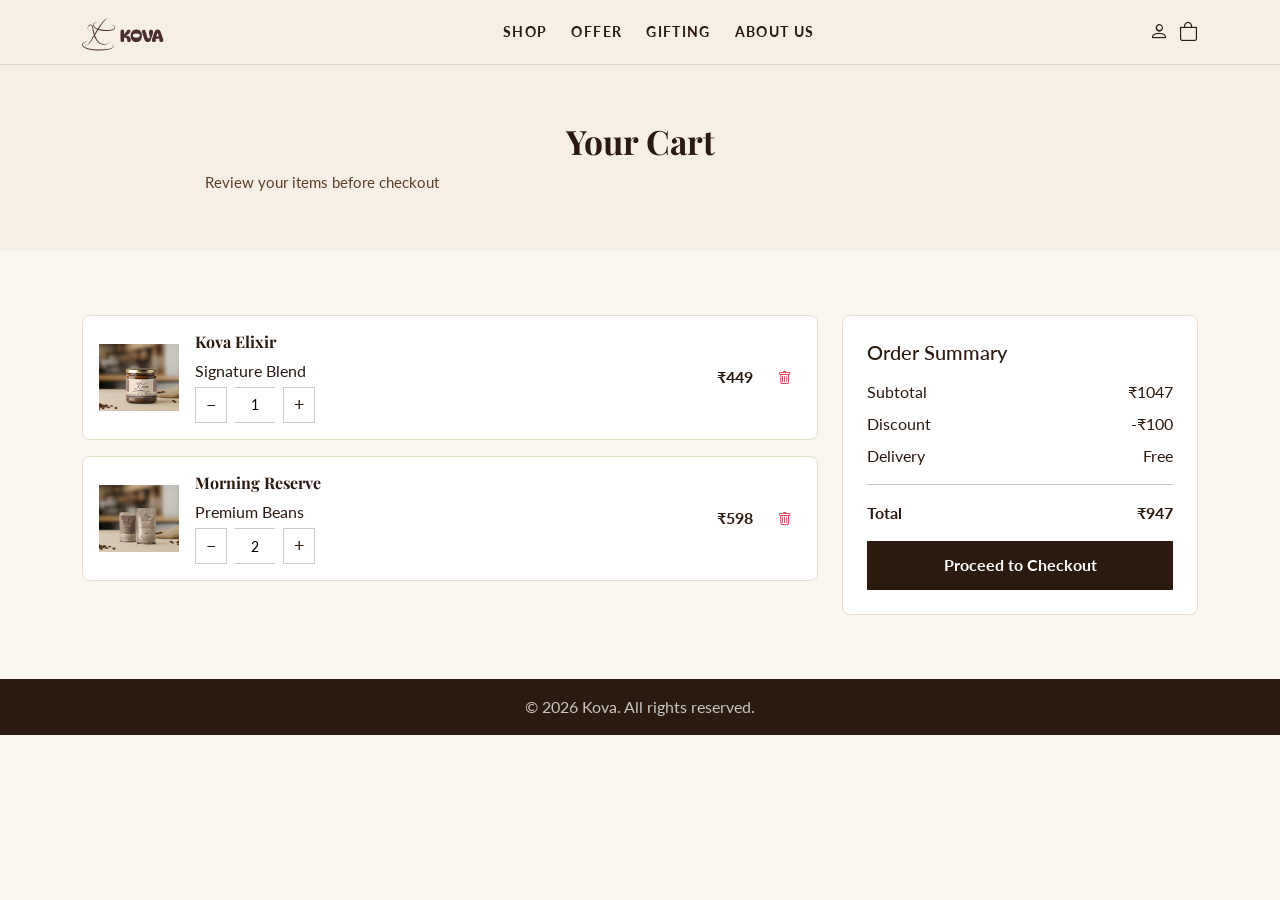
<file: landing page/cart.html>
<!DOCTYPE html>
<html lang="en">
<head>
  <meta charset="UTF-8">
  <meta name="viewport" content="width=device-width, initial-scale=1.0">
  <title>Kova Cart</title>

  <!-- Bootstrap -->
  <link href="https://cdn.jsdelivr.net/npm/bootstrap@5.3.3/dist/css/bootstrap.min.css" rel="stylesheet">

  <!-- Fonts -->
  <link href="https://fonts.googleapis.com/css2?family=Playfair+Display:wght@400;600;700&family=Lato:wght@300;400;700&display=swap" rel="stylesheet">

  <!-- Icons -->
  <link rel="stylesheet" href="https://cdn.jsdelivr.net/npm/bootstrap-icons@1.11.3/font/bootstrap-icons.min.css">

  <link rel="stylesheet" href="css/stylesheet.css">

  <link rel="stylesheet" href="css/cart.css">

  <link rel="icon" type="image/png" href="images/fevicon.png">

  <style>
    
  </style>
</head>

<body>

<!-- NAVBAR -->
<nav class="navbar navbar-expand-lg sticky-top">
  <div class="container">
    <a class="navbar-brand" href="landing_page.html">
      <img src="images/logo.png">
    </a>

    <div class="collapse navbar-collapse">
      <ul class="navbar-nav mx-auto gap-2">
        <li class="nav-item"><a class="nav-link" href="#">Shop</a></li>
        <li class="nav-item"><a class="nav-link" href="offer.html">Offer</a></li>
        <li class="nav-item"><a class="nav-link" href="gifting.html">Gifting</a></li>
        <li class="nav-item"><a class="nav-link" href="about_us.html">About Us</a></li>
      </ul>
      <div class="nav-icons d-flex align-items-center">
        <a href="profile.html"><i class="bi bi-person"></i></a>
        <a href="cart.html"><i class="bi bi-bag"></i></a>
      </div>
    </div>
  </div>
</nav>

<!-- HERO -->
<section class="hero-section">
  <div class="container text-center">
    <h1 class="hero-title">Your Cart</h1>
    <p class="hero-desc">Review your items before checkout</p>
  </div>
</section>

<!-- CART CONTENT -->
<section class="love-section">
  <div class="container">
    <div class="row g-4">

      <!-- LEFT: ITEMS -->
      <div class="col-lg-8">

        <!-- ITEM 1 -->
        <div class="cart-card d-flex align-items-center gap-3">
          <img src="images/bottle_love.png" class="cart-img">

          <div class="flex-grow-1">
            <h6 class="cart-title">Kova Elixir</h6>
            <p class="mb-1">Signature Blend</p>

            <div class="d-flex align-items-center gap-2">
              <button class="qty-btn">−</button>
              <input class="qty-input" type="text" value="1" readonly>
              <button class="qty-btn">+</button>
            </div>
          </div>

          <div class="cart-price">₹449</div>

          <button class="btn btn-sm text-danger">
            <i class="bi bi-trash"></i>
          </button>
        </div>

        <!-- ITEM 2 -->
        <div class="cart-card d-flex align-items-center gap-3">
          <img src="images/pouch.png" class="cart-img">

          <div class="flex-grow-1">
            <h6 class="cart-title">Morning Reserve</h6>
            <p class="mb-1">Premium Beans</p>

            <div class="d-flex align-items-center gap-2">
              <button class="qty-btn">−</button>
              <input class="qty-input" type="text" value="2" readonly>
              <button class="qty-btn">+</button>
            </div>
          </div>

          <div class="cart-price">₹598</div>

          <button class="btn btn-sm text-danger">
            <i class="bi bi-trash"></i>
          </button>
        </div>

      </div>

      <!-- RIGHT: SUMMARY -->
      <div class="col-lg-4">
        <div class="summary-box">

          <h5 class="mb-3">Order Summary</h5>

          <div class="d-flex justify-content-between mb-2">
            <span>Subtotal</span>
            <span>₹1047</span>
          </div>

          <div class="d-flex justify-content-between mb-2">
            <span>Discount</span>
            <span>-₹100</span>
          </div>

          <div class="d-flex justify-content-between mb-3">
            <span>Delivery</span>
            <span>Free</span>
          </div>

          <hr>

          <div class="d-flex justify-content-between mb-3">
            <strong>Total</strong>
            <strong>₹947</strong>
          </div>

          <button class="checkout-btn">Proceed to Checkout</button>

        </div>
      </div>

    </div>
  </div>
</section>

<!-- FOOTER -->
<footer class="text-center p-3">
  © 2026 Kova. All rights reserved.
</footer>

<script>
  document.querySelectorAll('.qty-btn').forEach(btn => {
    btn.addEventListener('click', () => {
      const input = btn.parentElement.querySelector('.qty-input');
      let v = parseInt(input.value) || 1;
      if (btn.textContent === '+') v++;
      if (btn.textContent === '−') v = Math.max(1, v - 1);
      input.value = v;
    });
  });
</script>

</body>
</html>
</file>
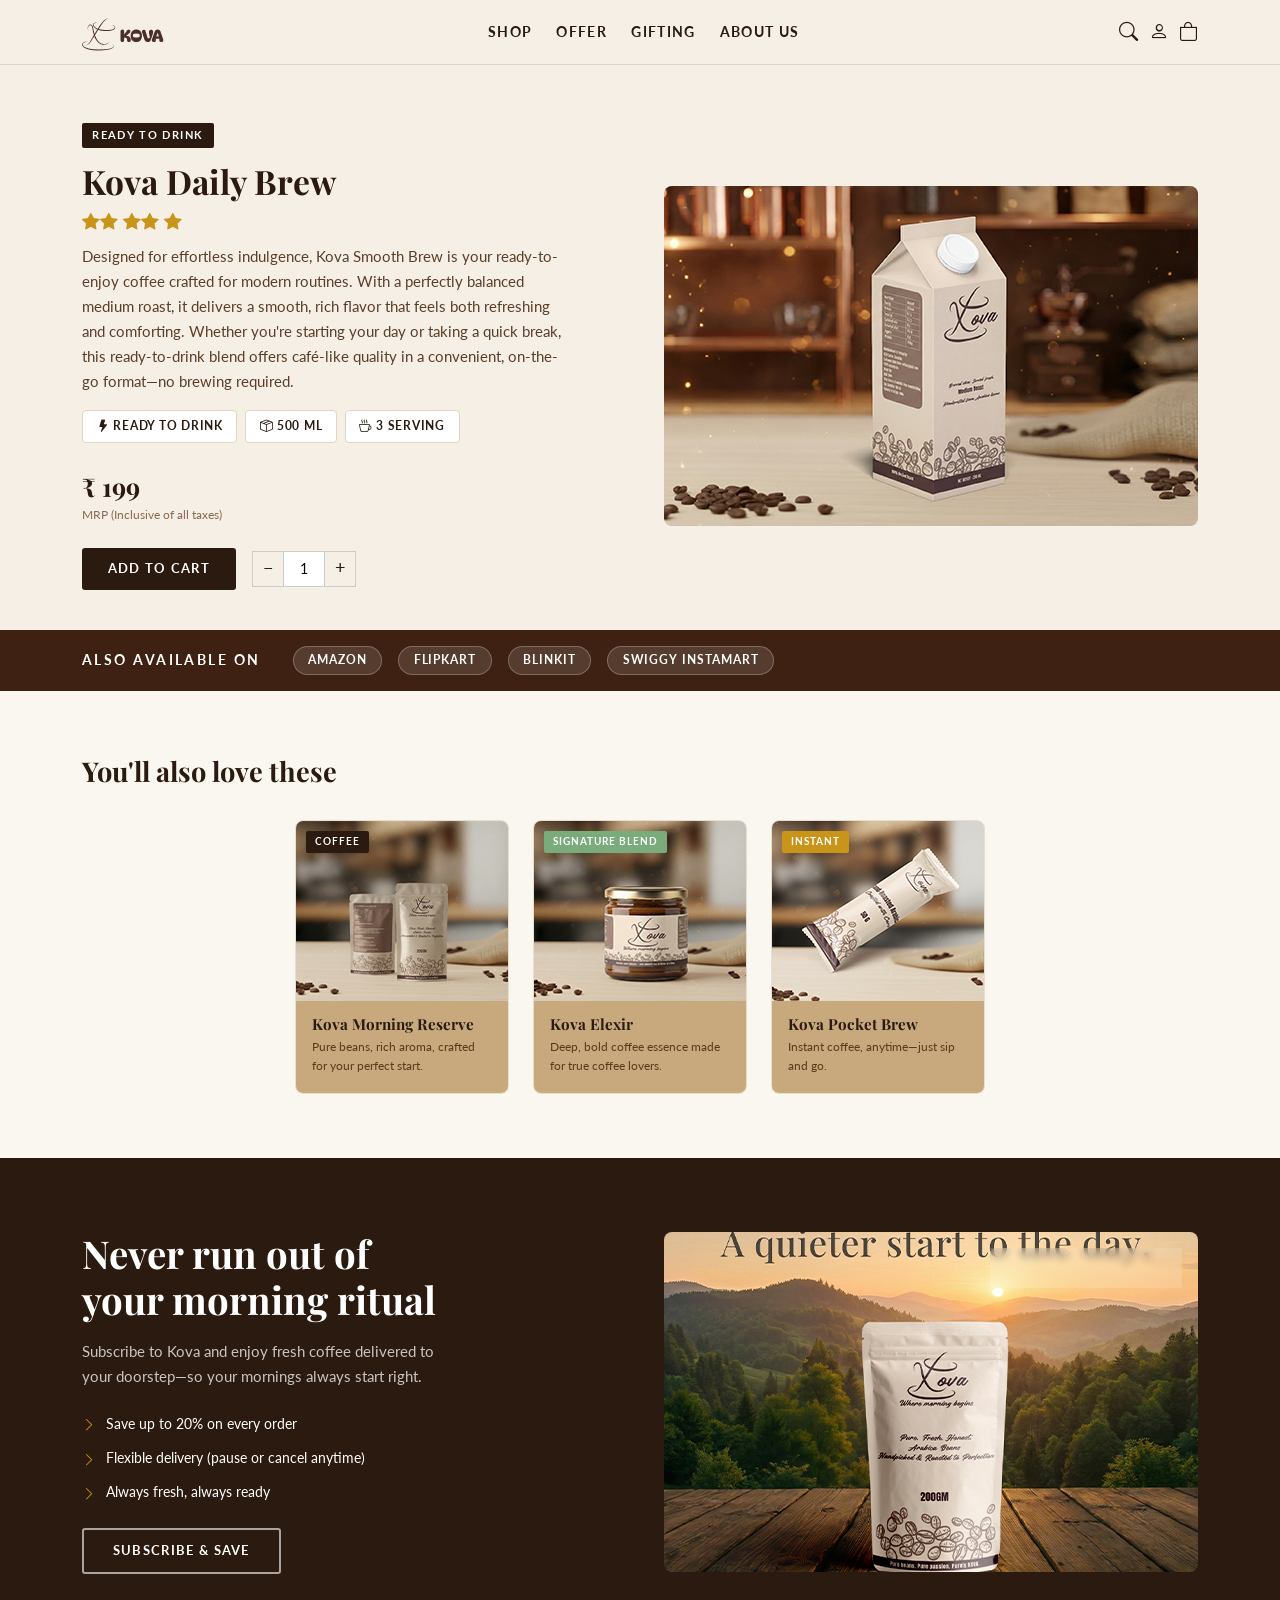
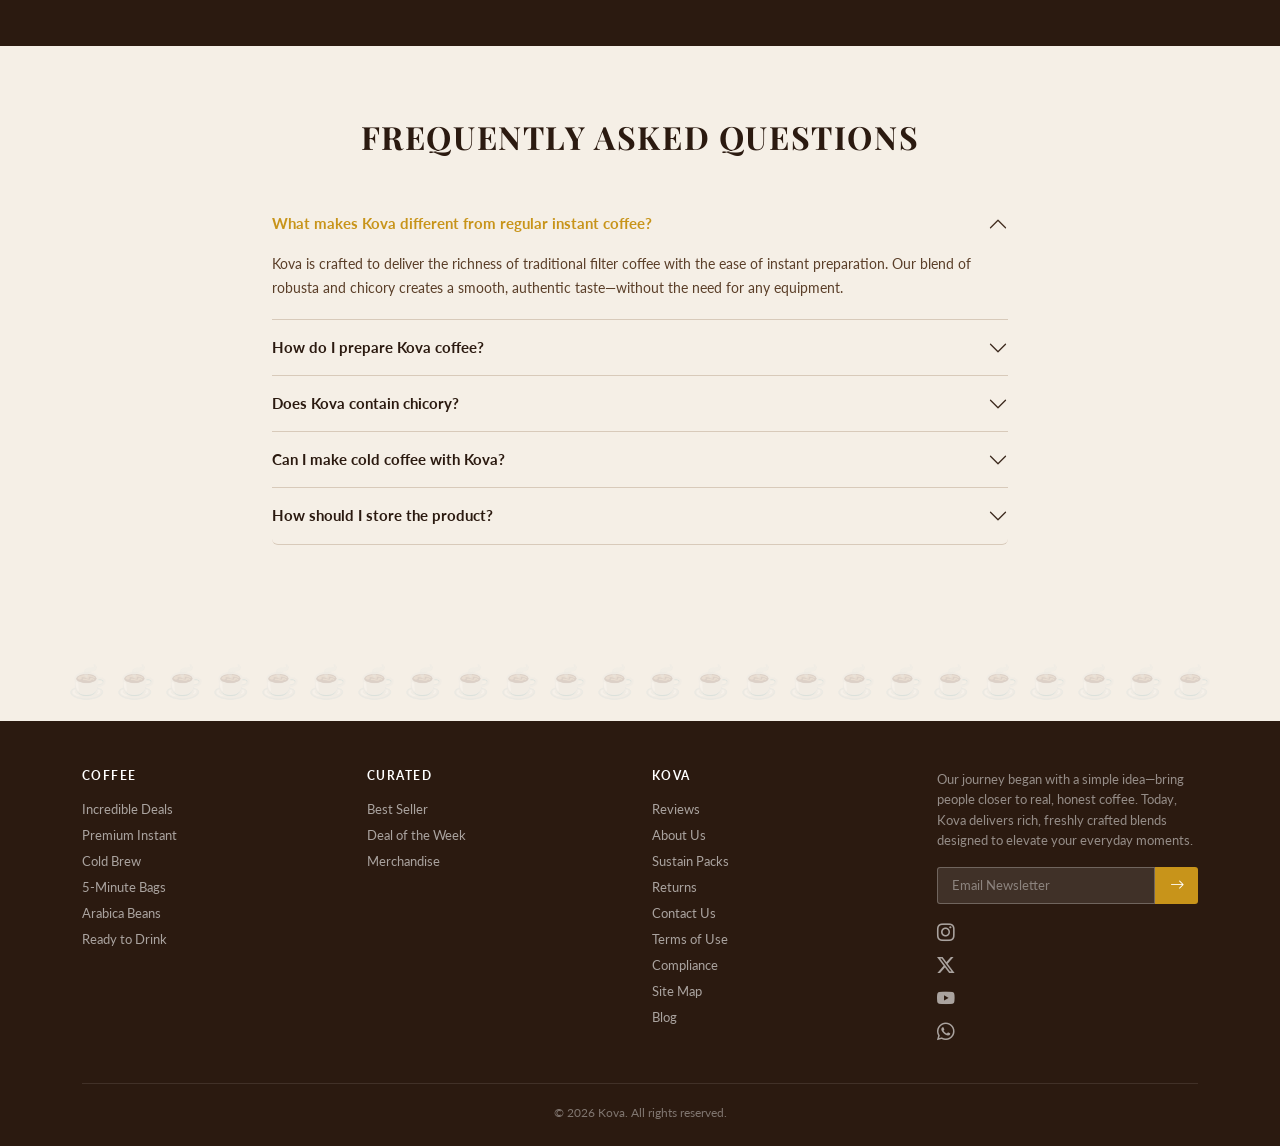
<file: landing page/daily_brew.html>
<!DOCTYPE html>
<html lang="en">
<head>
  <meta charset="UTF-8" />
  <meta name="viewport" content="width=device-width, initial-scale=1.0"/>
  <title>Kova – Coffee Elixir</title>
  <link href="https://cdn.jsdelivr.net/npm/bootstrap@5.3.3/dist/css/bootstrap.min.css" rel="stylesheet"/>
  <link href="https://fonts.googleapis.com/css2?family=Playfair+Display:wght@400;600;700&family=Lato:wght@300;400;700&display=swap" rel="stylesheet"/>
  <link rel="stylesheet" href="https://cdn.jsdelivr.net/npm/bootstrap-icons@1.11.3/font/bootstrap-icons.min.css"/>

    <link rel="stylesheet" href="css/stylesheet.css">

    <link rel="icon" type="image/png" href="images/fevicon.png">

  <style>
    a {
  text-decoration: none;
}
</style>
  
</head>
<body>

<!-- ══════════════ NAVBAR ══════════════ -->
<nav class="navbar navbar-expand-lg sticky-top">
  <div class="container">
    <a class="navbar-brand" href="landing_page.html"><img src="images/logo.png"></a>
    <button class="navbar-toggler" type="button" data-bs-toggle="collapse" data-bs-target="#navMenu">
      <span class="navbar-toggler-icon"></span>
    </button>
    <div class="collapse navbar-collapse" id="navMenu">
      <ul class="navbar-nav mx-auto gap-2">
        <li class="nav-item"><a class="nav-link" href="#">Shop</a></li>
        <li class="nav-item"><a class="nav-link" href="offer.html">Offer</a></li>
        <li class="nav-item"><a class="nav-link" href="gifting.html">Gifting</a></li>
        <li class="nav-item"><a class="nav-link" href="about_us.html">About Us</a></li>
      </ul>
      <div class="nav-icons d-flex align-items-center">
        <a href="#"><i class="bi bi-search"></i></a>
        <a href="profile.html"><i class="bi bi-person"></i>
        </a>
        </a>
        <a href="cart.html"><i class="bi bi-bag"></i></a>
      </div>
    </div>
  </div>
</nav>

<!-- ══════════════ HERO / PRODUCT ══════════════ -->
<section class="hero-section">
  <div class="container">
    <div class="row align-items-center g-5">
      <div class="col-lg-6">
        <span class="hero-badge">Ready to Drink</span>
        <h1 class="hero-title">Kova Daily Brew</h1>
        <div class="stars mb-2">
          <i class="bi bi-star-fill"></i><i class="bi bi-star-fill"></i>
          <i class="bi bi-star-fill"></i><i class="bi bi-star-fill"></i>
          <i class="bi bi-star-fill"></i>
        </div>
        <p class="hero-desc mt-2">
          Designed for effortless indulgence, Kova Smooth Brew is your ready-to-enjoy coffee crafted for modern routines. With a perfectly balanced medium roast, it delivers a smooth, rich flavor that feels both refreshing and comforting.
Whether you're starting your day or taking a quick break, this ready-to-drink blend offers café-like quality in a convenient, on-the-go format—no brewing required.
        </p>
        <div class="d-flex gap-2 flex-wrap mt-3 mb-4">
          <span class="feature-pill"><i class="bi bi-lightning-fill me-1"></i>Ready to Drink</span>
          <span class="feature-pill"><i class="bi bi-box-seam me-1"></i>500 ML</span>
          <span class="feature-pill"><i class="bi bi-cup-hot me-1"></i>3 SERVING</span>
        </div>
        <div class="mb-4">
          <div class="price-label">₹ 199</div>
          <div class="price-sub">MRP (Inclusive of all taxes)</div>
        </div>
        <div class="d-flex align-items-center gap-3 flex-wrap">
          <button class="btn-cart">Add to Cart</button>
          <div class="d-flex align-items-center">
            <button class="qty-btn">−</button>
            <input class="qty-input" type="text" value="1" readonly/>
            <button class="qty-btn">+</button>
          </div>
        </div>
      </div>
      <div class="col-lg-6">
        <div class="hero-img-wrap p-4">
          <div class="hero-img-placeholder">
            <img src="images/heroketttle.png">
          </div>
        </div>
      </div>
    </div>
  </div>
</section>

<!-- ══════════════ ALSO AVAILABLE BANNER ══════════════ -->
<div class="available-banner">
  <div class="container d-flex align-items-center flex-wrap gap-3">
    <h6 class="me-3">Also Available On</h6>
    <span class="platform-pill">Amazon</span>
    <span class="platform-pill">Flipkart</span>
    <span class="platform-pill">Blinkit</span>
    <span class="platform-pill">Swiggy Instamart</span>
  </div>
</div>

<!-- ══════════════ YOU'LL ALSO LOVE ══════════════ -->
<section class="love-section">
  <div class="container">
    <h2 class="section-title">You'll also love these</h2>
    <div class="row justify-content-center">
      <!-- Card 1 -->
      <div class="col-auto">
        <a href="morning_reserve.html">
        <div class="product-card h-100">
          <div class="product-img-wrap">
            
            <span class="product-tag">Coffee</span>
            <img src="images/pouch.png">
          </div>
          <div class="product-body">
            <h6>Kova Morning Reserve</h6>
            <p>Pure beans, rich aroma, crafted for your perfect start.</p>
          </div>
        </div>
        </a>
      </div>
      <!-- Card 2 -->
      <div class="col-auto">
        <a href="kova_elexir.html">
        <div class="product-card h-100">
          <div class="product-img-wrap">
            <span class="product-tag ready">Signature Blend</span>
            <img src="images/bottle_love.png">
          </div>
          <div class="product-body">
            <h6>Kova Elexir</h6>
            <p>Deep, bold coffee essence made for true coffee lovers.</p>
          </div>
        </div>
        </a>
      </div>
      <!-- Card 3 -->
      <div class="col-auto">
        <a href="pocket_brew.html">
        <div class="product-card h-100">
          <div class="product-img-wrap">
            <span class="product-tag instant">Instant</span>
            <img src="images/wrap.png">
          </div>
          <div class="product-body">
            <h6>Kova Pocket Brew</h6>
            <p>Instant coffee, anytime—just sip and go.</p>
          </div>
        </div>
        </a>
      </div>
    </div>
  </div>
</section>

<!-- ══════════════ SUBSCRIBE ══════════════ -->
<section class="subscribe-section">
  <div class="container">
    <div class="row align-items-center g-5">
      <div class="col-lg-6">
        <h2>Never run out of<br/>your morning ritual</h2>
        <p class="mt-3">Subscribe to Kova and enjoy fresh coffee delivered to your doorstep—so your mornings always start right.</p>
        <div class="mt-4 mb-4">
          <div class="benefit-item">
            <i class="bi bi-chevron-right"></i>
            <span>Save up to 20% on every order</span>
          </div>
          <div class="benefit-item">
            <i class="bi bi-chevron-right"></i>
            <span>Flexible delivery (pause or cancel anytime)</span>
          </div>
          <div class="benefit-item">
            <i class="bi bi-chevron-right"></i>
            <span>Always fresh, always ready</span>
          </div>
        </div>
        <a href="subscription.html">
        <button class="btn-subscribe">Subscribe &amp; Save</button>
        </a>
      </div>
      <div class="col-lg-6">
        <div class="subscribe-img-wrap">
          <div class="subscribe-img-overlay">A quieter start to the day.</div>
          <img src="images/sub.png">
        </div>
      </div>
    </div>
  </div>
</section>

<!-- ══════════════ FAQ ══════════════ -->
<section class="faq-section">
  <div class="container">
    <h2 class="faq-title text-center">Frequently Asked Questions</h2>
    <div class="row justify-content-center">
      <div class="col-lg-8">
        <div class="accordion" id="faqAccordion">

          <div class="accordion-item">
            <h2 class="accordion-header">
              <button class="accordion-button" type="button" data-bs-toggle="collapse" data-bs-target="#faq1">
                What makes Kova different from regular instant coffee?
              </button>
            </h2>
            <div id="faq1" class="accordion-collapse collapse show" data-bs-parent="#faqAccordion">
              <div class="accordion-body">
                Kova is crafted to deliver the richness of traditional filter coffee with the ease of instant preparation. Our blend of robusta and chicory creates a smooth, authentic taste—without the need for any equipment.
              </div>
            </div>
          </div>

          <div class="accordion-item">
            <h2 class="accordion-header">
              <button class="accordion-button collapsed" type="button" data-bs-toggle="collapse" data-bs-target="#faq2">
                How do I prepare Kova coffee?
              </button>
            </h2>
            <div id="faq2" class="accordion-collapse collapse" data-bs-parent="#faqAccordion">
              <div class="accordion-body">
                Simply add one spoon of Kova to a cup, pour hot water or milk, stir, and enjoy. You can also mix it with cold milk for a refreshing iced version.
              </div>
            </div>
          </div>

          <div class="accordion-item">
            <h2 class="accordion-header">
              <button class="accordion-button collapsed" type="button" data-bs-toggle="collapse" data-bs-target="#faq3">
                Does Kova contain chicory?
              </button>
            </h2>
            <div id="faq3" class="accordion-collapse collapse" data-bs-parent="#faqAccordion">
              <div class="accordion-body">
                Yes. Kova includes a balanced blend of coffee and chicory to give you that classic, full-bodied South Indian coffee flavor.
              </div>
            </div>
          </div>

          <div class="accordion-item">
            <h2 class="accordion-header">
              <button class="accordion-button collapsed" type="button" data-bs-toggle="collapse" data-bs-target="#faq4">
                Can I make cold coffee with Kova?
              </button>
            </h2>
            <div id="faq4" class="accordion-collapse collapse" data-bs-parent="#faqAccordion">
              <div class="accordion-body">
                Absolutely. Kova dissolves easily in cold milk or water, making it perfect for iced coffee or chilled beverages.
              </div>
            </div>
          </div>

          <div class="accordion-item">
            <h2 class="accordion-header">
              <button class="accordion-button collapsed" type="button" data-bs-toggle="collapse" data-bs-target="#faq5">
                How should I store the product?
              </button>
            </h2>
            <div id="faq5" class="accordion-collapse collapse" data-bs-parent="#faqAccordion">
              <div class="accordion-body">
                Keep the jar tightly sealed in a cool, dry place. This helps maintain freshness, aroma, and flavor for longer.
              </div>
            </div>
          </div>

        </div>
      </div>
    </div>
  </div>
</section>

<!-- ══════════════ BEAN DECORATION ══════════════ -->
<div class="bean-section">
  <div class="bean-row">
    <span>&#9749;</span><span>&#9749;</span><span>&#9749;</span><span>&#9749;</span>
    <span>&#9749;</span><span>&#9749;</span><span>&#9749;</span><span>&#9749;</span>
    <span>&#9749;</span><span>&#9749;</span><span>&#9749;</span><span>&#9749;</span>
    <span>&#9749;</span><span>&#9749;</span><span>&#9749;</span><span>&#9749;</span>
    <span>&#9749;</span><span>&#9749;</span><span>&#9749;</span><span>&#9749;</span>
    <span>&#9749;</span><span>&#9749;</span><span>&#9749;</span><span>&#9749;</span>
  </div>
</div>

<!-- ══════════════ FOOTER ══════════════ -->
<footer>
  <div class="container">
    <div class="row g-4">
      <div class="col-6 col-md-3">
        <h6>Coffee</h6>
        <a href="#">Incredible Deals</a>
        <a href="#">Premium Instant</a>
        <a href="#">Cold Brew</a>
        <a href="#">5-Minute Bags</a>
        <a href="#">Arabica Beans</a>
        <a href="#">Ready to Drink</a>
      </div>
      <div class="col-6 col-md-3">
        <h6>Curated</h6>
        <a href="#">Best Seller</a>
        <a href="#">Deal of the Week</a>
        <a href="#">Merchandise</a>
      </div>
      <div class="col-6 col-md-3">
        <h6>Kova</h6>
        <a href="#">Reviews</a>
        <a href="#">About Us</a>
        <a href="#">Sustain Packs</a>
        <a href="#">Returns</a>
        <a href="#">Contact Us</a>
        <a href="#">Terms of Use</a>
        <a href="#">Compliance</a>
        <a href="#">Site Map</a>
        <a href="#">Blog</a>
      </div>
      <div class="col-md-3">
        <p class="footer-tagline mb-3">
          Our journey began with a simple idea—bring people closer to real, honest coffee. Today, Kova delivers rich, freshly crafted blends designed to elevate your everyday moments.
        </p>
        <form action="https://formspree.io/f/xnjozloa" method="POST">
  <div class="d-flex mb-3">
    <input 
      class="newsletter-input" 
      type="email" 
      name="email" 
      placeholder="Email Newsletter" 
      required
    />
    <button class="newsletter-btn">
      <i class="bi bi-arrow-right"></i>
    </button>
  </div>
</form>
        <div>
          <a href="#" class="social-icon"><i class="bi bi-instagram"></i></a>
          <a href="#" class="social-icon"><i class="bi bi-twitter-x"></i></a>
          <a href="#" class="social-icon"><i class="bi bi-youtube"></i></a>
          <a href="#" class="social-icon"><i class="bi bi-whatsapp"></i></a>
        </div>
      </div>
    </div>
    <div class="footer-copy text-center">
      © 2026 Kova. All rights reserved.
    </div>
  </div>
</footer>

<script src="https://cdn.jsdelivr.net/npm/bootstrap@5.3.3/dist/js/bootstrap.bundle.min.js"></script>
<script>
  // Quantity buttons
  document.querySelectorAll('.qty-btn').forEach(btn => {
    btn.addEventListener('click', () => {
      const input = btn.parentElement.querySelector('.qty-input');
      let v = parseInt(input.value) || 1;
      if (btn.textContent === '+') v = Math.min(v + 1, 99);
      if (btn.textContent === '−') v = Math.max(v - 1, 1);
      input.value = v;
    });
  });
</script>
</body>
</html>
</file>
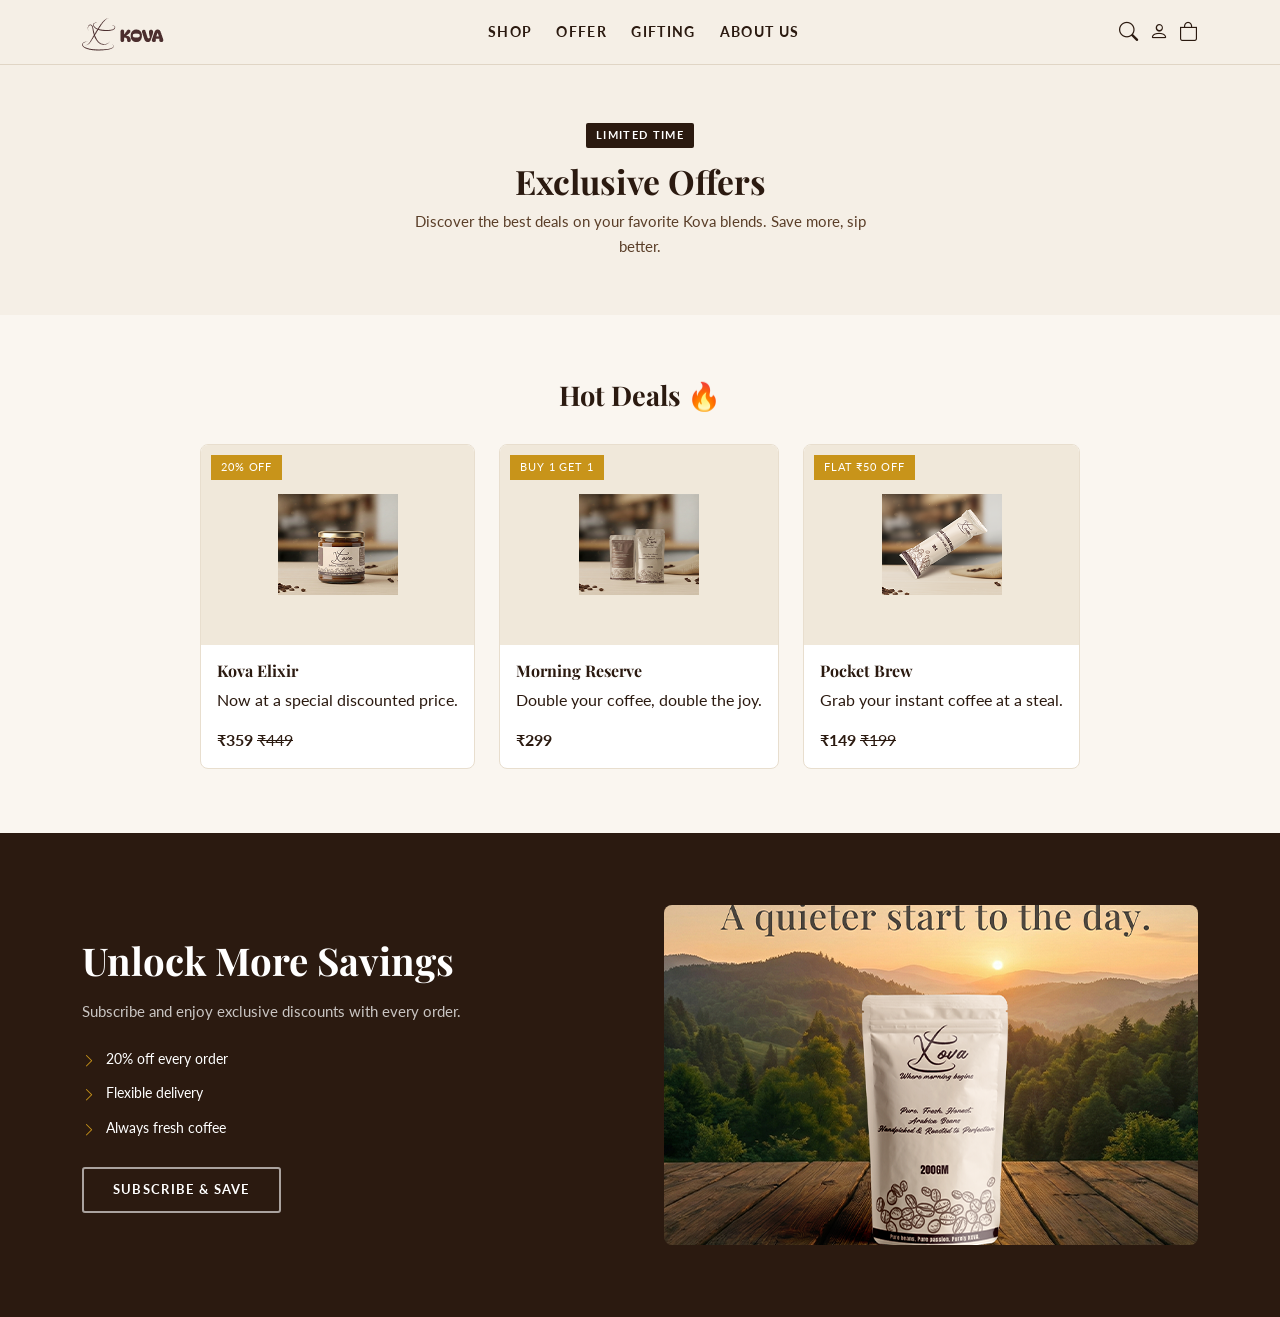
<file: landing page/hero_page.html>
<!DOCTYPE html>
<html lang="en">
<head>
  <meta charset="UTF-8" />
  <meta name="viewport" content="width=device-width, initial-scale=1.0"/>
  <title>Kova – Offers</title>

  <link href="https://cdn.jsdelivr.net/npm/bootstrap@5.3.3/dist/css/bootstrap.min.css" rel="stylesheet"/>
  <link href="https://fonts.googleapis.com/css2?family=Playfair+Display:wght@400;600;700&family=Lato:wght@300;400;700&display=swap" rel="stylesheet"/>
  <link rel="stylesheet" href="https://cdn.jsdelivr.net/npm/bootstrap-icons@1.11.3/font/bootstrap-icons.min.css"/>
  <link rel="stylesheet" href="css/stylesheet.css">

  <style>
    a { text-decoration: none; }

    .offer-card {
      background: #fff;
      border-radius: 8px;
      overflow: hidden;
      border: 1px solid #e8dece;
      transition: 0.2s;
    }

    .offer-card:hover {
      transform: translateY(-4px);
      box-shadow: 0 8px 25px rgba(0,0,0,0.08);
    }

    .offer-badge {
      background: #c8941a;
      color: #fff;
      font-size: 0.7rem;
      padding: 4px 10px;
      position: absolute;
      top: 10px;
      left: 10px;
      letter-spacing: .08em;
    }

    .offer-img {
      height: 200px;
      display: flex;
      align-items: center;
      justify-content: center;
      background: #f0e8da;
    }

    .offer-body {
      padding: 1rem;
    }

    .offer-title {
      font-family: 'Playfair Display', serif;
      font-weight: 700;
    }
  </style>
</head>

<body>

<!-- NAVBAR -->
<nav class="navbar navbar-expand-lg sticky-top">
  <div class="container">
    <a class="navbar-brand" href="landing_page.html">
      <img src="images/logo.png">
    </a>

    <div class="collapse navbar-collapse">
      <ul class="navbar-nav mx-auto gap-2">
        <li class="nav-item"><a class="nav-link" href="#">Shop</a></li>
        <li class="nav-item"><a class="nav-link active" href="#">Offer</a></li>
        <li class="nav-item"><a class="nav-link" href="gifting.html">Gifting</a></li>
        <li class="nav-item"><a class="nav-link" href="about_us.html">About Us</a></li>
      </ul>
      <div class="nav-icons d-flex align-items-center">
        <a href="#"><i class="bi bi-search"></i></a>
        <a href="profile.html"><i class="bi bi-person"></i>
        </a>
        </a>
        <a href="#"><i class="bi bi-bag"></i></a>
      </div>
    </div>
  </div>
</nav>

<!-- HERO -->
<section class="hero-section">
  <div class="container text-center">
    <span class="hero-badge">Limited Time</span>
    <h1 class="hero-title">Exclusive Offers</h1>
    <p class="hero-desc mx-auto">
      Discover the best deals on your favorite Kova blends. Save more, sip better.
    </p>
  </div>
</section>

<!-- OFFERS GRID -->
<section class="love-section">
  <div class="container">
    <h2 class="section-title text-center">Hot Deals 🔥</h2>

    <div class="row justify-content-center g-4">

      <!-- OFFER 1 -->
      <div class="col-auto">
        <div class="offer-card">
          <div class="offer-img position-relative">
            <span class="offer-badge">20% OFF</span>
            <img src="images/bottle_love.png" width="120">
          </div>
          <div class="offer-body">
            <h6 class="offer-title">Kova Elixir</h6>
            <p>Now at a special discounted price.</p>
            <strong>₹359</strong> <del>₹449</del>
          </div>
        </div>
      </div>

      <!-- OFFER 2 -->
      <div class="col-auto">
        <div class="offer-card">
          <div class="offer-img position-relative">
            <span class="offer-badge">BUY 1 GET 1</span>
            <img src="images/pouch.png" width="120">
          </div>
          <div class="offer-body">
            <h6 class="offer-title">Morning Reserve</h6>
            <p>Double your coffee, double the joy.</p>
            <strong>₹299</strong>
          </div>
        </div>
      </div>

      <!-- OFFER 3 -->
      <div class="col-auto">
        <div class="offer-card">
          <div class="offer-img position-relative">
            <span class="offer-badge">FLAT ₹50 OFF</span>
            <img src="images/wrap.png" width="120">
          </div>
          <div class="offer-body">
            <h6 class="offer-title">Pocket Brew</h6>
            <p>Grab your instant coffee at a steal.</p>
            <strong>₹149</strong> <del>₹199</del>
          </div>
        </div>
      </div>

    </div>
  </div>
</section>

<!-- SUBSCRIPTION PROMO -->
<section class="subscribe-section">
  <div class="container">
    <div class="row align-items-center g-5">

      <div class="col-lg-6">
        <h2>Unlock More Savings</h2>
        <p class="mt-3">
          Subscribe and enjoy exclusive discounts with every order.
        </p>

        <div class="mt-4">
          <div class="benefit-item">
            <i class="bi bi-chevron-right"></i>
            <span>20% off every order</span>
          </div>
          <div class="benefit-item">
            <i class="bi bi-chevron-right"></i>
            <span>Flexible delivery</span>
          </div>
          <div class="benefit-item">
            <i class="bi bi-chevron-right"></i>
            <span>Always fresh coffee</span>
          </div>
        </div>

        <a href="subscription.html">
          <button class="btn-subscribe mt-3">Subscribe & Save</button>
        </a>
      </div>

      <div class="col-lg-6">
        <div class="subscribe-img-wrap">
          <img src="images/sub.png">
        </div>
      </div>

    </div>
  </div>
</section>



</body>
</html>
</file>
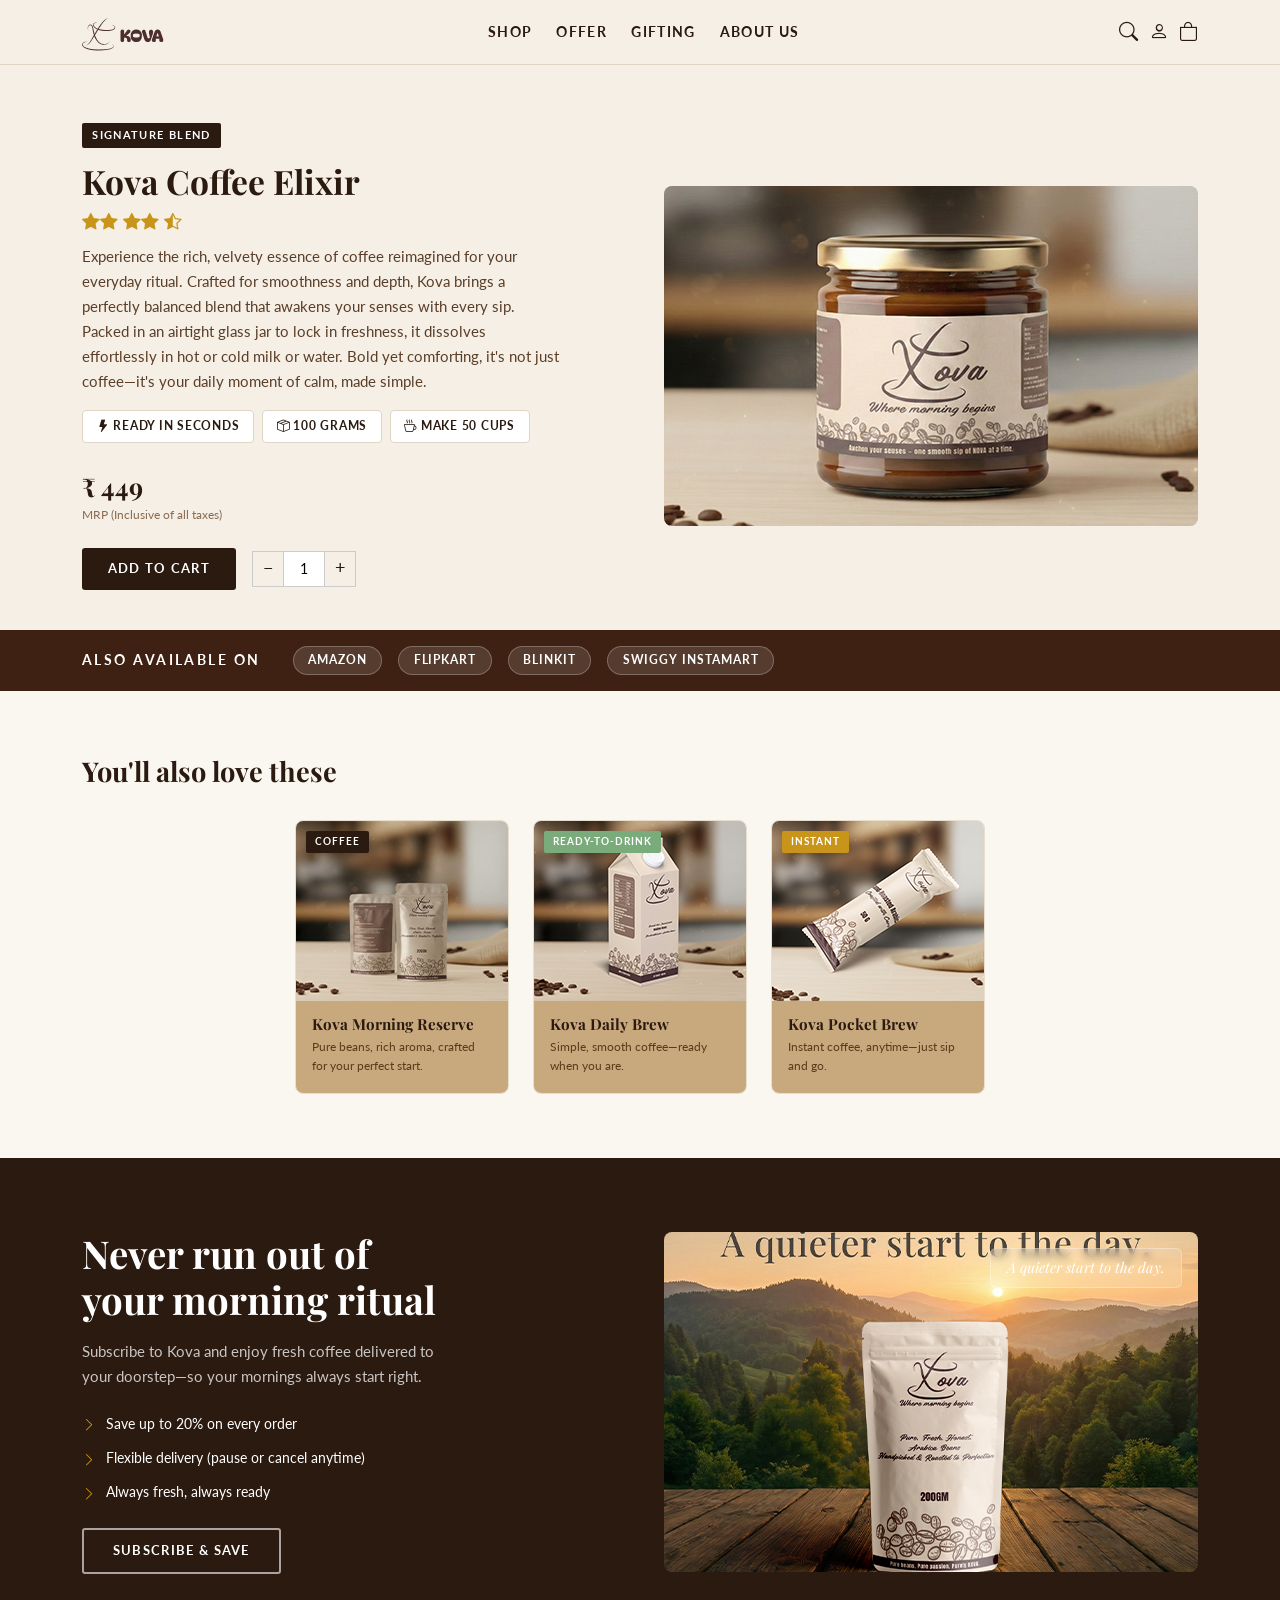
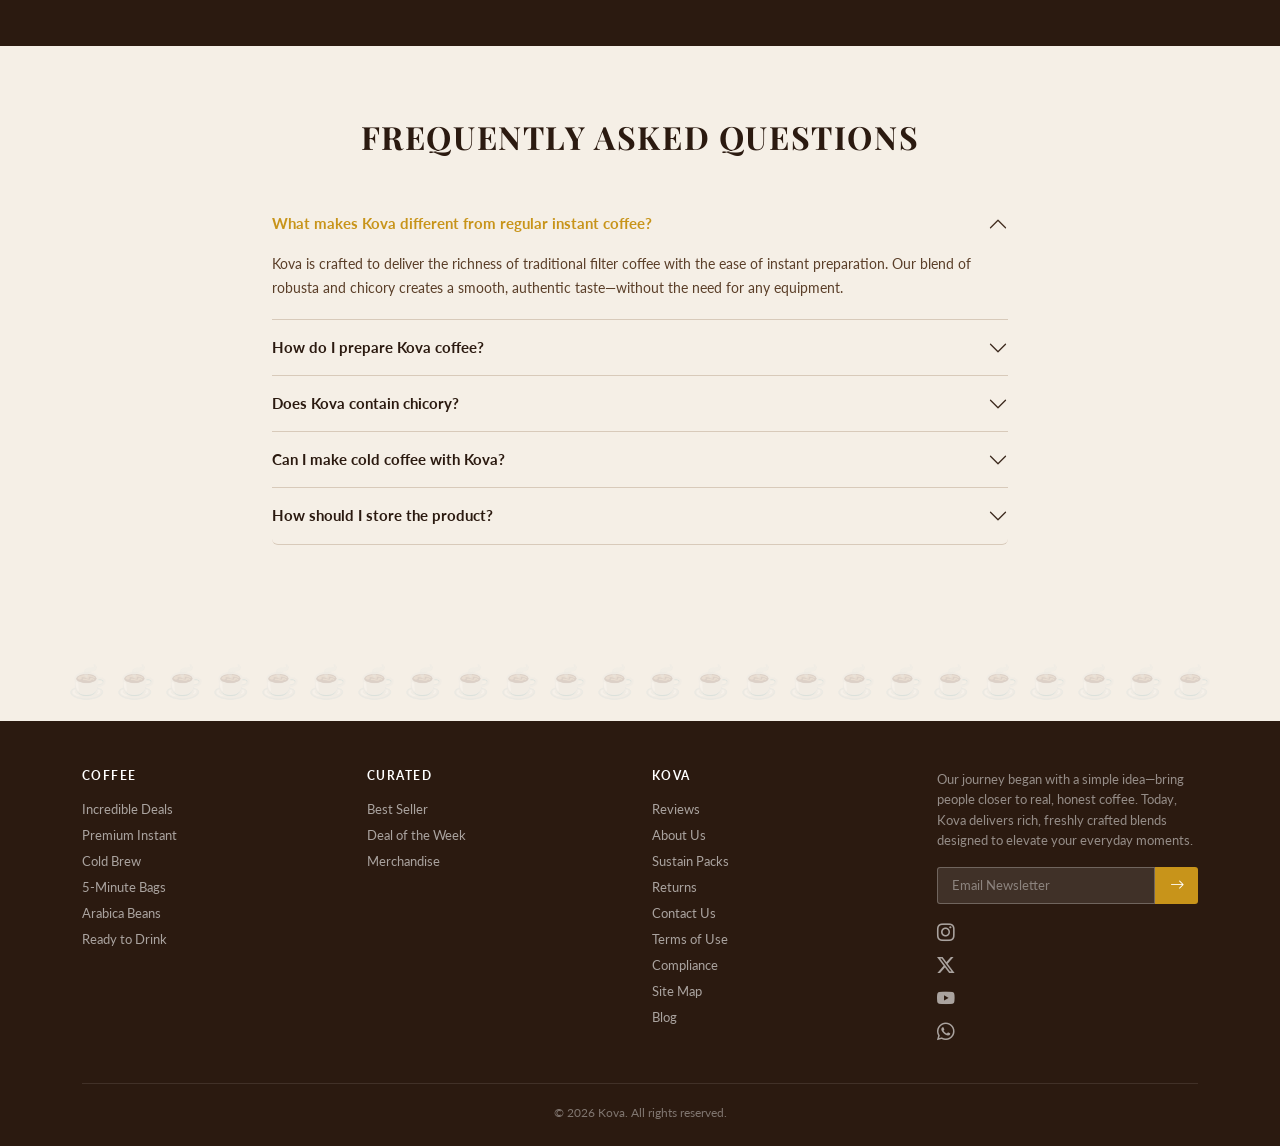
<file: landing page/kova_elexir.html>
<!DOCTYPE html>
<html lang="en">
<head>
  <meta charset="UTF-8" />
  <meta name="viewport" content="width=device-width, initial-scale=1.0"/>
  <title>Kova – Coffee Elixir</title>
  <link href="https://cdn.jsdelivr.net/npm/bootstrap@5.3.3/dist/css/bootstrap.min.css" rel="stylesheet"/>
  <link href="https://fonts.googleapis.com/css2?family=Playfair+Display:wght@400;600;700&family=Lato:wght@300;400;700&display=swap" rel="stylesheet"/>
  <link rel="stylesheet" href="https://cdn.jsdelivr.net/npm/bootstrap-icons@1.11.3/font/bootstrap-icons.min.css"/>

    <link rel="stylesheet" href="css/stylesheet.css">

  <link rel="icon" type="image/png" href="images/fevicon.png">

<style>
    a {
  text-decoration: none;
}
</style>
  
</head>
<body>

<!-- ══════════════ NAVBAR ══════════════ -->
<nav class="navbar navbar-expand-lg sticky-top">
  <div class="container">
    <a class="navbar-brand" href="landing_page.html"><img src="images/logo.png"></a>
    <button class="navbar-toggler" type="button" data-bs-toggle="collapse" data-bs-target="#navMenu">
      <span class="navbar-toggler-icon"></span>
    </button>
    <div class="collapse navbar-collapse" id="navMenu">
      <ul class="navbar-nav mx-auto gap-2">
        <li class="nav-item"><a class="nav-link" href="#">Shop</a></li>
        <li class="nav-item"><a class="nav-link" href="offer.html">Offer</a></li>
        <li class="nav-item"><a class="nav-link" href="gifting.html">Gifting</a></li>
        <li class="nav-item"><a class="nav-link" href="about_us.html">About Us</a></li>
      </ul>
      <div class="nav-icons d-flex align-items-center">
        <a href="#"><i class="bi bi-search"></i></a>
        <a href="profile.html"><i class="bi bi-person"></i>
        </a>
        </a>
        <a href="cart.html"><i class="bi bi-bag"></i></a>
      </div>
    </div>
  </div>
</nav>

<!-- ══════════════ HERO / PRODUCT ══════════════ -->
<section class="hero-section">
  <div class="container">
    <div class="row align-items-center g-5">
      <div class="col-lg-6">
        <span class="hero-badge">Signature Blend</span>
        <h1 class="hero-title">Kova Coffee Elixir</h1>
        <div class="stars mb-2">
          <i class="bi bi-star-fill"></i><i class="bi bi-star-fill"></i>
          <i class="bi bi-star-fill"></i><i class="bi bi-star-fill"></i>
          <i class="bi bi-star-half"></i>
        </div>
        <p class="hero-desc mt-2">
          Experience the rich, velvety essence of coffee reimagined for your everyday ritual. Crafted for smoothness and depth, Kova brings a perfectly balanced blend that awakens your senses with every sip. Packed in an airtight glass jar to lock in freshness, it dissolves effortlessly in hot or cold milk or water. Bold yet comforting, it's not just coffee—it's your daily moment of calm, made simple.
        </p>
        <div class="d-flex gap-2 flex-wrap mt-3 mb-4">
          <span class="feature-pill"><i class="bi bi-lightning-fill me-1"></i>Ready in Seconds</span>
          <span class="feature-pill"><i class="bi bi-box-seam me-1"></i>100 Grams</span>
          <span class="feature-pill"><i class="bi bi-cup-hot me-1"></i>Make 50 Cups</span>
        </div>
        <div class="mb-4">
          <div class="price-label">₹ 449</div>
          <div class="price-sub">MRP (Inclusive of all taxes)</div>
        </div>
        <div class="d-flex align-items-center gap-3 flex-wrap">
          <button class="btn-cart">Add to Cart</button>
          <div class="d-flex align-items-center">
            <button class="qty-btn">−</button>
            <input class="qty-input" type="text" value="1" readonly/>
            <button class="qty-btn">+</button>
          </div>
        </div>
      </div>
      <div class="col-lg-6">
        <div class="hero-img-wrap p-4">
          <div class="hero-img-placeholder">
            <img src="images/bottle.png">
          </div>
        </div>
      </div>
    </div>
  </div>
</section>

<!-- ══════════════ ALSO AVAILABLE BANNER ══════════════ -->
<div class="available-banner">
  <div class="container d-flex align-items-center flex-wrap gap-3">
    <h6 class="me-3">Also Available On</h6>
    <span class="platform-pill">Amazon</span>
    <span class="platform-pill">Flipkart</span>
    <span class="platform-pill">Blinkit</span>
    <span class="platform-pill">Swiggy Instamart</span>
  </div>
</div>

<!-- ══════════════ YOU'LL ALSO LOVE ══════════════ -->
<section class="love-section">
  <div class="container">
    <h2 class="section-title">You'll also love these</h2>
    <div class="row justify-content-center">
      <!-- Card 1 -->
      <div class="col-auto">
        <a href="morning_reserve.html">
        <div class="product-card h-100">
          <div class="product-img-wrap">
            
            <span class="product-tag">Coffee</span>
            <img src="images/pouch.png">
          </div>
          <div class="product-body">
            <h6>Kova Morning Reserve</h6>
            <p>Pure beans, rich aroma, crafted for your perfect start.</p>
          </div>
        </div>
        </a>
      </div>
      <!-- Card 2 -->
      <div class="col-auto">
        <a href="daily_brew.html">
        <div class="product-card h-100">
          <div class="product-img-wrap">
            <span class="product-tag ready">Ready-to-Drink</span>
            <img src="images/kettle.png">
          </div>
          <div class="product-body">
            <h6>Kova Daily Brew</h6>
            <p>Simple, smooth coffee—ready when you are.</p>
          </div>
        </div>
        </a>
      </div>
      <!-- Card 3 -->
      <div class="col-auto">
        <a href="pocket_brew.html">
        <div class="product-card h-100">
          <div class="product-img-wrap">
            <span class="product-tag instant">Instant</span>
            <img src="images/wrap.png">
          </div>
          <div class="product-body">
            <h6>Kova Pocket Brew</h6>
            <p>Instant coffee, anytime—just sip and go.</p>
          </div>
        </div>
        </a>
      </div>
    </div>
  </div>
</section>

<!-- ══════════════ SUBSCRIBE ══════════════ -->
<section class="subscribe-section">
  <div class="container">
    <div class="row align-items-center g-5">
      <div class="col-lg-6">
        <h2>Never run out of<br/>your morning ritual</h2>
        <p class="mt-3">Subscribe to Kova and enjoy fresh coffee delivered to your doorstep—so your mornings always start right.</p>
        <div class="mt-4 mb-4">
          <div class="benefit-item">
            <i class="bi bi-chevron-right"></i>
            <span>Save up to 20% on every order</span>
          </div>
          <div class="benefit-item">
            <i class="bi bi-chevron-right"></i>
            <span>Flexible delivery (pause or cancel anytime)</span>
          </div>
          <div class="benefit-item">
            <i class="bi bi-chevron-right"></i>
            <span>Always fresh, always ready</span>
          </div>
        </div>
        <a href="subscription.html">
        <button class="btn-subscribe">Subscribe &amp; Save</button>
        </a>
      </div>
      <div class="col-lg-6">
        <div class="subscribe-img-wrap">
          <div class="subscribe-img-overlay">A quieter start to the day.</div>
          <img src="images/sub.png">
        </div>
      </div>
    </div>
  </div>
</section>

<!-- ══════════════ FAQ ══════════════ -->
<section class="faq-section">
  <div class="container">
    <h2 class="faq-title text-center">Frequently Asked Questions</h2>
    <div class="row justify-content-center">
      <div class="col-lg-8">
        <div class="accordion" id="faqAccordion">

          <div class="accordion-item">
            <h2 class="accordion-header">
              <button class="accordion-button" type="button" data-bs-toggle="collapse" data-bs-target="#faq1">
                What makes Kova different from regular instant coffee?
              </button>
            </h2>
            <div id="faq1" class="accordion-collapse collapse show" data-bs-parent="#faqAccordion">
              <div class="accordion-body">
                Kova is crafted to deliver the richness of traditional filter coffee with the ease of instant preparation. Our blend of robusta and chicory creates a smooth, authentic taste—without the need for any equipment.
              </div>
            </div>
          </div>

          <div class="accordion-item">
            <h2 class="accordion-header">
              <button class="accordion-button collapsed" type="button" data-bs-toggle="collapse" data-bs-target="#faq2">
                How do I prepare Kova coffee?
              </button>
            </h2>
            <div id="faq2" class="accordion-collapse collapse" data-bs-parent="#faqAccordion">
              <div class="accordion-body">
                Simply add one spoon of Kova to a cup, pour hot water or milk, stir, and enjoy. You can also mix it with cold milk for a refreshing iced version.
              </div>
            </div>
          </div>

          <div class="accordion-item">
            <h2 class="accordion-header">
              <button class="accordion-button collapsed" type="button" data-bs-toggle="collapse" data-bs-target="#faq3">
                Does Kova contain chicory?
              </button>
            </h2>
            <div id="faq3" class="accordion-collapse collapse" data-bs-parent="#faqAccordion">
              <div class="accordion-body">
                Yes. Kova includes a balanced blend of coffee and chicory to give you that classic, full-bodied South Indian coffee flavor.
              </div>
            </div>
          </div>

          <div class="accordion-item">
            <h2 class="accordion-header">
              <button class="accordion-button collapsed" type="button" data-bs-toggle="collapse" data-bs-target="#faq4">
                Can I make cold coffee with Kova?
              </button>
            </h2>
            <div id="faq4" class="accordion-collapse collapse" data-bs-parent="#faqAccordion">
              <div class="accordion-body">
                Absolutely. Kova dissolves easily in cold milk or water, making it perfect for iced coffee or chilled beverages.
              </div>
            </div>
          </div>

          <div class="accordion-item">
            <h2 class="accordion-header">
              <button class="accordion-button collapsed" type="button" data-bs-toggle="collapse" data-bs-target="#faq5">
                How should I store the product?
              </button>
            </h2>
            <div id="faq5" class="accordion-collapse collapse" data-bs-parent="#faqAccordion">
              <div class="accordion-body">
                Keep the jar tightly sealed in a cool, dry place. This helps maintain freshness, aroma, and flavor for longer.
              </div>
            </div>
          </div>

        </div>
      </div>
    </div>
  </div>
</section>

<!-- ══════════════ BEAN DECORATION ══════════════ -->
<div class="bean-section">
  <div class="bean-row">
    <span>&#9749;</span><span>&#9749;</span><span>&#9749;</span><span>&#9749;</span>
    <span>&#9749;</span><span>&#9749;</span><span>&#9749;</span><span>&#9749;</span>
    <span>&#9749;</span><span>&#9749;</span><span>&#9749;</span><span>&#9749;</span>
    <span>&#9749;</span><span>&#9749;</span><span>&#9749;</span><span>&#9749;</span>
    <span>&#9749;</span><span>&#9749;</span><span>&#9749;</span><span>&#9749;</span>
    <span>&#9749;</span><span>&#9749;</span><span>&#9749;</span><span>&#9749;</span>
  </div>
</div>

<!-- ══════════════ FOOTER ══════════════ -->
<footer>
  <div class="container">
    <div class="row g-4">
      <div class="col-6 col-md-3">
        <h6>Coffee</h6>
        <a href="#">Incredible Deals</a>
        <a href="#">Premium Instant</a>
        <a href="#">Cold Brew</a>
        <a href="#">5-Minute Bags</a>
        <a href="#">Arabica Beans</a>
        <a href="#">Ready to Drink</a>
      </div>
      <div class="col-6 col-md-3">
        <h6>Curated</h6>
        <a href="#">Best Seller</a>
        <a href="#">Deal of the Week</a>
        <a href="#">Merchandise</a>
      </div>
      <div class="col-6 col-md-3">
        <h6>Kova</h6>
        <a href="#">Reviews</a>
        <a href="#">About Us</a>
        <a href="#">Sustain Packs</a>
        <a href="#">Returns</a>
        <a href="#">Contact Us</a>
        <a href="#">Terms of Use</a>
        <a href="#">Compliance</a>
        <a href="#">Site Map</a>
        <a href="#">Blog</a>
      </div>
      <div class="col-md-3">
        <p class="footer-tagline mb-3">
          Our journey began with a simple idea—bring people closer to real, honest coffee. Today, Kova delivers rich, freshly crafted blends designed to elevate your everyday moments.
        </p>
        <form action="https://formspree.io/f/xnjozloa" method="POST">
  <div class="d-flex mb-3">
    <input 
      class="newsletter-input" 
      type="email" 
      name="email" 
      placeholder="Email Newsletter" 
      required
    />
    <button class="newsletter-btn">
      <i class="bi bi-arrow-right"></i>
    </button>
  </div>
</form>
        <div>
          <a href="#" class="social-icon"><i class="bi bi-instagram"></i></a>
          <a href="#" class="social-icon"><i class="bi bi-twitter-x"></i></a>
          <a href="#" class="social-icon"><i class="bi bi-youtube"></i></a>
          <a href="#" class="social-icon"><i class="bi bi-whatsapp"></i></a>
        </div>
      </div>
    </div>
    <div class="footer-copy text-center">
      © 2026 Kova. All rights reserved.
    </div>
  </div>
</footer>

<script src="https://cdn.jsdelivr.net/npm/bootstrap@5.3.3/dist/js/bootstrap.bundle.min.js"></script>
<script>
  // Quantity buttons
  document.querySelectorAll('.qty-btn').forEach(btn => {
    btn.addEventListener('click', () => {
      const input = btn.parentElement.querySelector('.qty-input');
      let v = parseInt(input.value) || 1;
      if (btn.textContent === '+') v = Math.min(v + 1, 99);
      if (btn.textContent === '−') v = Math.max(v - 1, 1);
      input.value = v;
    });
  });
</script>
</body>
</html>
</file>
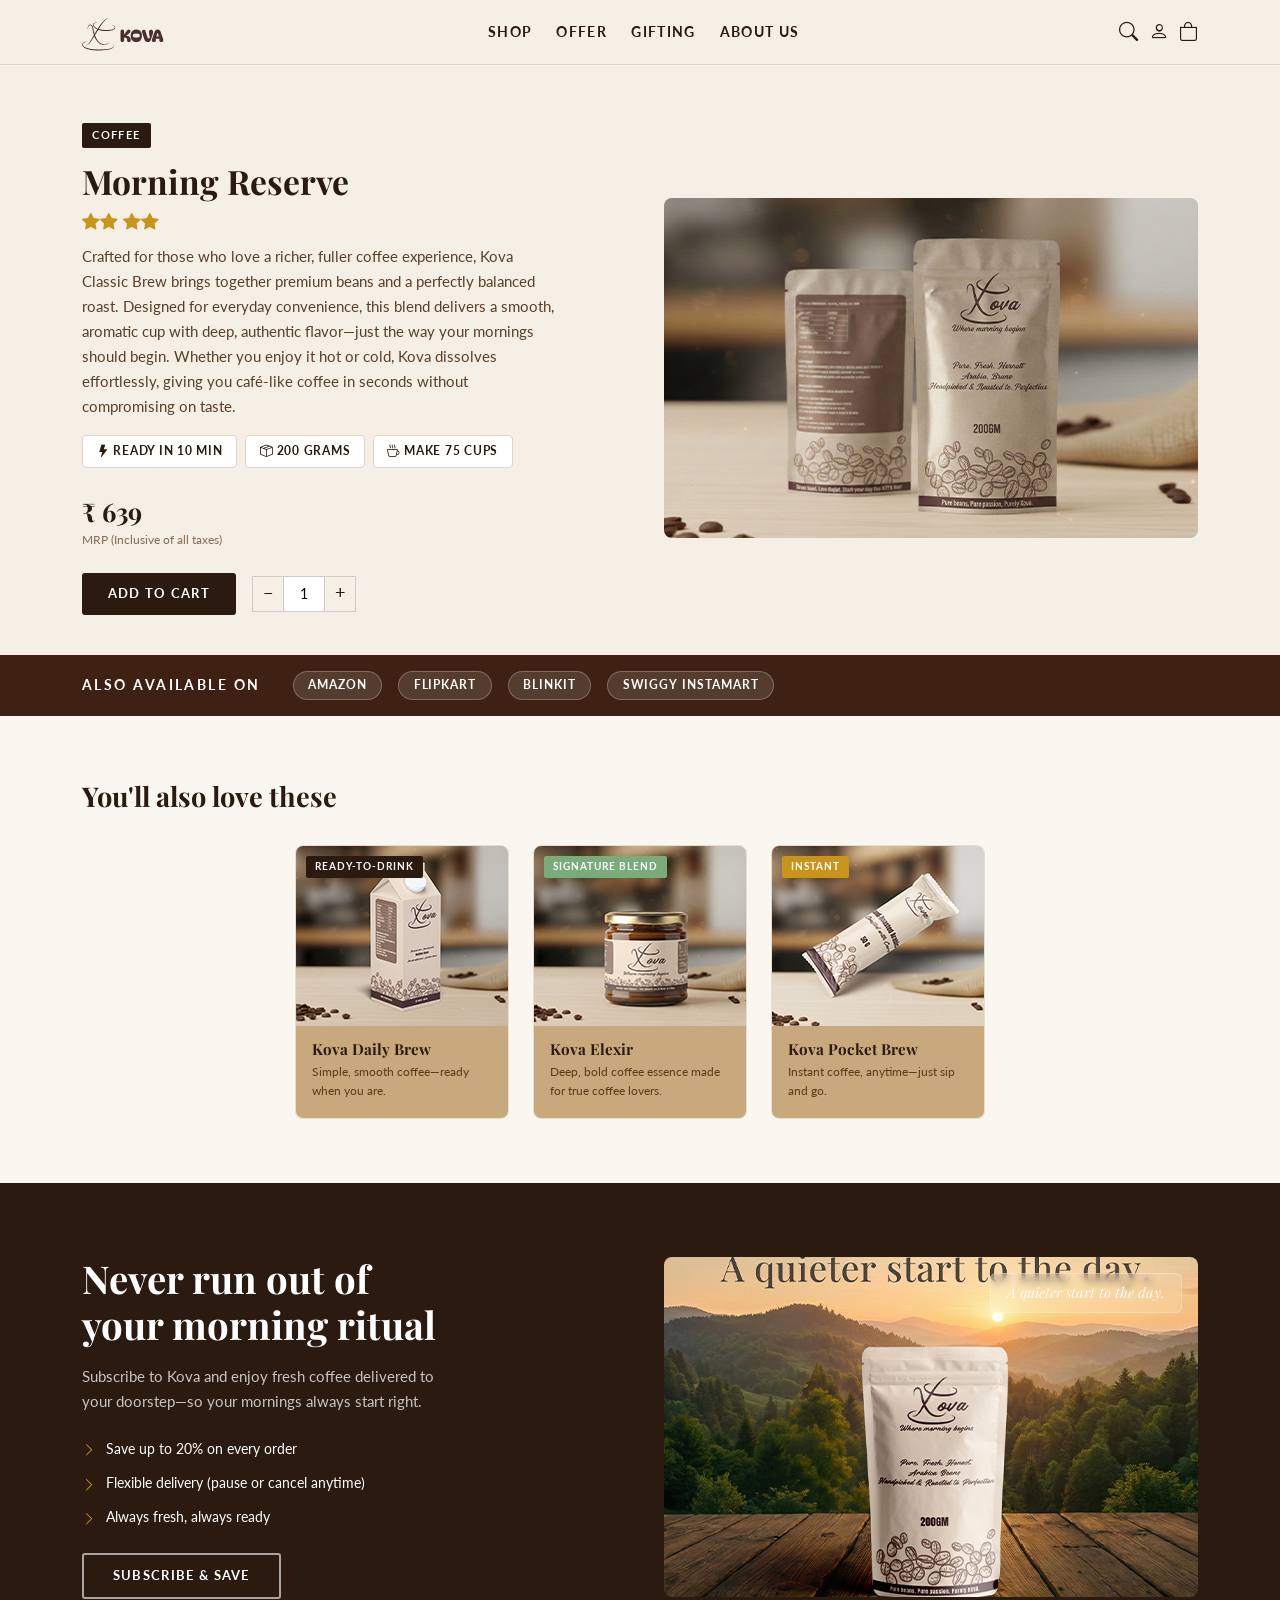
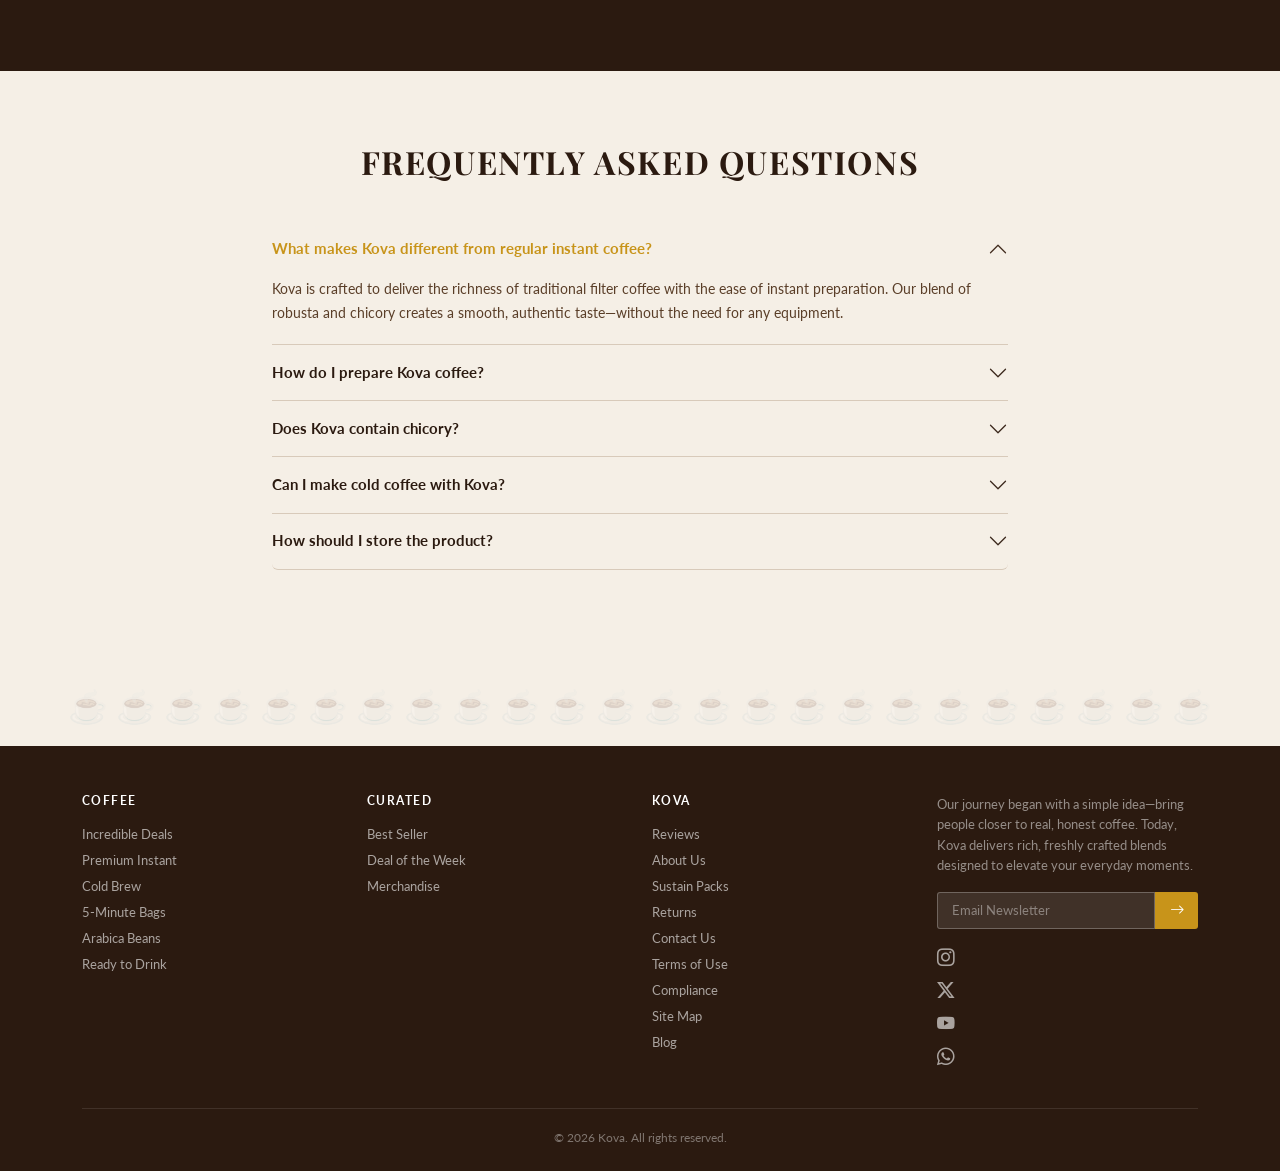
<file: landing page/morning_reserve.html>
<!DOCTYPE html>
<html lang="en">
<head>
  <meta charset="UTF-8" />
  <meta name="viewport" content="width=device-width, initial-scale=1.0"/>
  <title>Kova – Coffee Elixir</title>
  <link href="https://cdn.jsdelivr.net/npm/bootstrap@5.3.3/dist/css/bootstrap.min.css" rel="stylesheet"/>
  <link href="https://fonts.googleapis.com/css2?family=Playfair+Display:wght@400;600;700&family=Lato:wght@300;400;700&display=swap" rel="stylesheet"/>
  <link rel="stylesheet" href="https://cdn.jsdelivr.net/npm/bootstrap-icons@1.11.3/font/bootstrap-icons.min.css"/>

    <link rel="stylesheet" href="css/stylesheet.css">

    <link rel="icon" type="image/png" href="images/fevicon.png">

  <style>
    a {
  text-decoration: none;
}
</style>
  
</head>
<body>

<!-- ══════════════ NAVBAR ══════════════ -->
<nav class="navbar navbar-expand-lg sticky-top">
  <div class="container">
    <a class="navbar-brand" href="landing_page.html"><img src="images/logo.png"></a>
    <button class="navbar-toggler" type="button" data-bs-toggle="collapse" data-bs-target="#navMenu">
      <span class="navbar-toggler-icon"></span>
    </button>
    <div class="collapse navbar-collapse" id="navMenu">
      <ul class="navbar-nav mx-auto gap-2">
        <li class="nav-item"><a class="nav-link" href="#">Shop</a></li>
        <li class="nav-item"><a class="nav-link" href="offer.html">Offer</a></li>
        <li class="nav-item"><a class="nav-link" href="gifting.html">Gifting</a></li>
        <li class="nav-item"><a class="nav-link" href="about_us.html">About Us</a></li>
      </ul>
      <div class="nav-icons d-flex align-items-center">
        <a href="#"><i class="bi bi-search"></i></a>
        <a href="profile.html"><i class="bi bi-person"></i>
        </a>
        </a>
        <a href="cart.html"><i class="bi bi-bag"></i></a>
      </div>
    </div>
  </div>
</nav>

<!-- ══════════════ HERO / PRODUCT ══════════════ -->
<section class="hero-section">
  <div class="container">
    <div class="row align-items-center g-5">
      <div class="col-lg-6">
        <span class="hero-badge">Coffee</span>
        <h1 class="hero-title">Morning Reserve</h1>
        <div class="stars mb-2">
          <i class="bi bi-star-fill"></i><i class="bi bi-star-fill"></i>
          <i class="bi bi-star-fill"></i><i class="bi bi-star-fill"></i>
          
        </div>
        <p class="hero-desc mt-2">
          Crafted for those who love a richer, fuller coffee experience, Kova Classic Brew brings together premium beans and a perfectly balanced roast. Designed for everyday convenience, this blend delivers a smooth, aromatic cup with deep, authentic flavor—just the way your mornings should begin.
Whether you enjoy it hot or cold, Kova dissolves effortlessly, giving you café-like coffee in seconds without compromising on taste.
        <div class="d-flex gap-2 flex-wrap mt-3 mb-4">
          <span class="feature-pill"><i class="bi bi-lightning-fill me-1"></i>Ready in 10 MIN</span>
          <span class="feature-pill"><i class="bi bi-box-seam me-1"></i>200 GRAMS</span>
          <span class="feature-pill"><i class="bi bi-cup-hot me-1"></i>Make 75 Cups</span>
        </div>
        <div class="mb-4">
          <div class="price-label">₹ 639</div>
          <div class="price-sub">MRP (Inclusive of all taxes)</div>
        </div>
        <div class="d-flex align-items-center gap-3 flex-wrap">
          <button class="btn-cart">Add to Cart</button>
          <div class="d-flex align-items-center">
            <button class="qty-btn">−</button>
            <input class="qty-input" type="text" value="1" readonly/>
            <button class="qty-btn">+</button>
          </div>
        </div>
      </div>
      <div class="col-lg-6">
        <div class="hero-img-wrap p-4">
          <div class="hero-img-placeholder">
            <img src="images/hero_morning_reserve.png">
          </div>
        </div>
      </div>
    </div>
  </div>
</section>

<!-- ══════════════ ALSO AVAILABLE BANNER ══════════════ -->
<div class="available-banner">
  <div class="container d-flex align-items-center flex-wrap gap-3">
    <h6 class="me-3">Also Available On</h6>
    <span class="platform-pill">Amazon</span>
    <span class="platform-pill">Flipkart</span>
    <span class="platform-pill">Blinkit</span>
    <span class="platform-pill">Swiggy Instamart</span>
  </div>
</div>

<!-- ══════════════ YOU'LL ALSO LOVE ══════════════ -->
<section class="love-section">
  <div class="container">
    <h2 class="section-title">You'll also love these</h2>
    <div class="row justify-content-center">
      <!-- Card 1 -->
      <div class="col-auto">
        <a href="daily_brew.html">
        <div class="product-card h-100">
          <div class="product-img-wrap">
            
            <span class="product-tag">Ready-to-Drink</span>
            <img src="images/kettle.png">
          </div>
          <div class="product-body">
            <h6>Kova Daily Brew</h6>
            <p>Simple, smooth coffee—ready when you are.</p>
          </div>
        </div>
        </a>
      </div>
      <!-- Card 2 -->
      <div class="col-auto">
        <a href="kova_elexir.html">
        <div class="product-card h-100">
          <div class="product-img-wrap">
            <span class="product-tag ready">Signature Blend</span>
            <img src="images/bottle_love.png">
          </div>
          <div class="product-body">
            <h6>Kova Elexir</h6>
            <p>Deep, bold coffee essence made for true coffee lovers.</p>
          </div>
        </div>
        </a>
      </div>
      <!-- Card 3 -->
      <div class="col-auto">
        <a href="pocket_brew.html">
        <div class="product-card h-100">
          <div class="product-img-wrap">
            <span class="product-tag instant">Instant</span>
            <img src="images/wrap.png">
          </div>
          <div class="product-body">
            <h6>Kova Pocket Brew</h6>
            <p>Instant coffee, anytime—just sip and go.</p>
          </div>
        </div>
        </a>
      </div>
    </div>
  </div>
</section>

<!-- ══════════════ SUBSCRIBE ══════════════ -->
<section class="subscribe-section">
  <div class="container">
    <div class="row align-items-center g-5">
      <div class="col-lg-6">
        <h2>Never run out of<br/>your morning ritual</h2>
        <p class="mt-3">Subscribe to Kova and enjoy fresh coffee delivered to your doorstep—so your mornings always start right.</p>
        <div class="mt-4 mb-4">
          <div class="benefit-item">
            <i class="bi bi-chevron-right"></i>
            <span>Save up to 20% on every order</span>
          </div>
          <div class="benefit-item">
            <i class="bi bi-chevron-right"></i>
            <span>Flexible delivery (pause or cancel anytime)</span>
          </div>
          <div class="benefit-item">
            <i class="bi bi-chevron-right"></i>
            <span>Always fresh, always ready</span>
          </div>
        </div>
        <a href="subscription.html">
        <button class="btn-subscribe">Subscribe &amp; Save</button>
        </a>
      </div>
      <div class="col-lg-6">
        <div class="subscribe-img-wrap">
          <div class="subscribe-img-overlay">A quieter start to the day.</div>
          <img src="images/sub.png">
        </div>
      </div>
    </div>
  </div>
</section>

<!-- ══════════════ FAQ ══════════════ -->
<section class="faq-section">
  <div class="container">
    <h2 class="faq-title text-center">Frequently Asked Questions</h2>
    <div class="row justify-content-center">
      <div class="col-lg-8">
        <div class="accordion" id="faqAccordion">

          <div class="accordion-item">
            <h2 class="accordion-header">
              <button class="accordion-button" type="button" data-bs-toggle="collapse" data-bs-target="#faq1">
                What makes Kova different from regular instant coffee?
              </button>
            </h2>
            <div id="faq1" class="accordion-collapse collapse show" data-bs-parent="#faqAccordion">
              <div class="accordion-body">
                Kova is crafted to deliver the richness of traditional filter coffee with the ease of instant preparation. Our blend of robusta and chicory creates a smooth, authentic taste—without the need for any equipment.
              </div>
            </div>
          </div>

          <div class="accordion-item">
            <h2 class="accordion-header">
              <button class="accordion-button collapsed" type="button" data-bs-toggle="collapse" data-bs-target="#faq2">
                How do I prepare Kova coffee?
              </button>
            </h2>
            <div id="faq2" class="accordion-collapse collapse" data-bs-parent="#faqAccordion">
              <div class="accordion-body">
                Simply add one spoon of Kova to a cup, pour hot water or milk, stir, and enjoy. You can also mix it with cold milk for a refreshing iced version.
              </div>
            </div>
          </div>

          <div class="accordion-item">
            <h2 class="accordion-header">
              <button class="accordion-button collapsed" type="button" data-bs-toggle="collapse" data-bs-target="#faq3">
                Does Kova contain chicory?
              </button>
            </h2>
            <div id="faq3" class="accordion-collapse collapse" data-bs-parent="#faqAccordion">
              <div class="accordion-body">
                Yes. Kova includes a balanced blend of coffee and chicory to give you that classic, full-bodied South Indian coffee flavor.
              </div>
            </div>
          </div>

          <div class="accordion-item">
            <h2 class="accordion-header">
              <button class="accordion-button collapsed" type="button" data-bs-toggle="collapse" data-bs-target="#faq4">
                Can I make cold coffee with Kova?
              </button>
            </h2>
            <div id="faq4" class="accordion-collapse collapse" data-bs-parent="#faqAccordion">
              <div class="accordion-body">
                Absolutely. Kova dissolves easily in cold milk or water, making it perfect for iced coffee or chilled beverages.
              </div>
            </div>
          </div>

          <div class="accordion-item">
            <h2 class="accordion-header">
              <button class="accordion-button collapsed" type="button" data-bs-toggle="collapse" data-bs-target="#faq5">
                How should I store the product?
              </button>
            </h2>
            <div id="faq5" class="accordion-collapse collapse" data-bs-parent="#faqAccordion">
              <div class="accordion-body">
                Keep the jar tightly sealed in a cool, dry place. This helps maintain freshness, aroma, and flavor for longer.
              </div>
            </div>
          </div>

        </div>
      </div>
    </div>
  </div>
</section>

<!-- ══════════════ BEAN DECORATION ══════════════ -->
<div class="bean-section">
  <div class="bean-row">
    <span>&#9749;</span><span>&#9749;</span><span>&#9749;</span><span>&#9749;</span>
    <span>&#9749;</span><span>&#9749;</span><span>&#9749;</span><span>&#9749;</span>
    <span>&#9749;</span><span>&#9749;</span><span>&#9749;</span><span>&#9749;</span>
    <span>&#9749;</span><span>&#9749;</span><span>&#9749;</span><span>&#9749;</span>
    <span>&#9749;</span><span>&#9749;</span><span>&#9749;</span><span>&#9749;</span>
    <span>&#9749;</span><span>&#9749;</span><span>&#9749;</span><span>&#9749;</span>
  </div>
</div>

<!-- ══════════════ FOOTER ══════════════ -->
<footer>
  <div class="container">
    <div class="row g-4">
      <div class="col-6 col-md-3">
        <h6>Coffee</h6>
        <a href="#">Incredible Deals</a>
        <a href="#">Premium Instant</a>
        <a href="#">Cold Brew</a>
        <a href="#">5-Minute Bags</a>
        <a href="#">Arabica Beans</a>
        <a href="#">Ready to Drink</a>
      </div>
      <div class="col-6 col-md-3">
        <h6>Curated</h6>
        <a href="#">Best Seller</a>
        <a href="#">Deal of the Week</a>
        <a href="#">Merchandise</a>
      </div>
      <div class="col-6 col-md-3">
        <h6>Kova</h6>
        <a href="#">Reviews</a>
        <a href="#">About Us</a>
        <a href="#">Sustain Packs</a>
        <a href="#">Returns</a>
        <a href="#">Contact Us</a>
        <a href="#">Terms of Use</a>
        <a href="#">Compliance</a>
        <a href="#">Site Map</a>
        <a href="#">Blog</a>
      </div>
      <div class="col-md-3">
        <p class="footer-tagline mb-3">
          Our journey began with a simple idea—bring people closer to real, honest coffee. Today, Kova delivers rich, freshly crafted blends designed to elevate your everyday moments.
        </p>
        <form action="https://formspree.io/f/xnjozloa" method="POST">
  <div class="d-flex mb-3">
    <input 
      class="newsletter-input" 
      type="email" 
      name="email" 
      placeholder="Email Newsletter" 
      required
    />
    <button class="newsletter-btn">
      <i class="bi bi-arrow-right"></i>
    </button>
  </div>
</form>
        <div>
          <a href="#" class="social-icon"><i class="bi bi-instagram"></i></a>
          <a href="#" class="social-icon"><i class="bi bi-twitter-x"></i></a>
          <a href="#" class="social-icon"><i class="bi bi-youtube"></i></a>
          <a href="#" class="social-icon"><i class="bi bi-whatsapp"></i></a>
        </div>
      </div>
    </div>
    <div class="footer-copy text-center">
      © 2026 Kova. All rights reserved.
    </div>
  </div>
</footer>

<script src="https://cdn.jsdelivr.net/npm/bootstrap@5.3.3/dist/js/bootstrap.bundle.min.js"></script>
<script>
  // Quantity buttons
  document.querySelectorAll('.qty-btn').forEach(btn => {
    btn.addEventListener('click', () => {
      const input = btn.parentElement.querySelector('.qty-input');
      let v = parseInt(input.value) || 1;
      if (btn.textContent === '+') v = Math.min(v + 1, 99);
      if (btn.textContent === '−') v = Math.max(v - 1, 1);
      input.value = v;
    });
  });
</script>
</body>
</html>
</file>
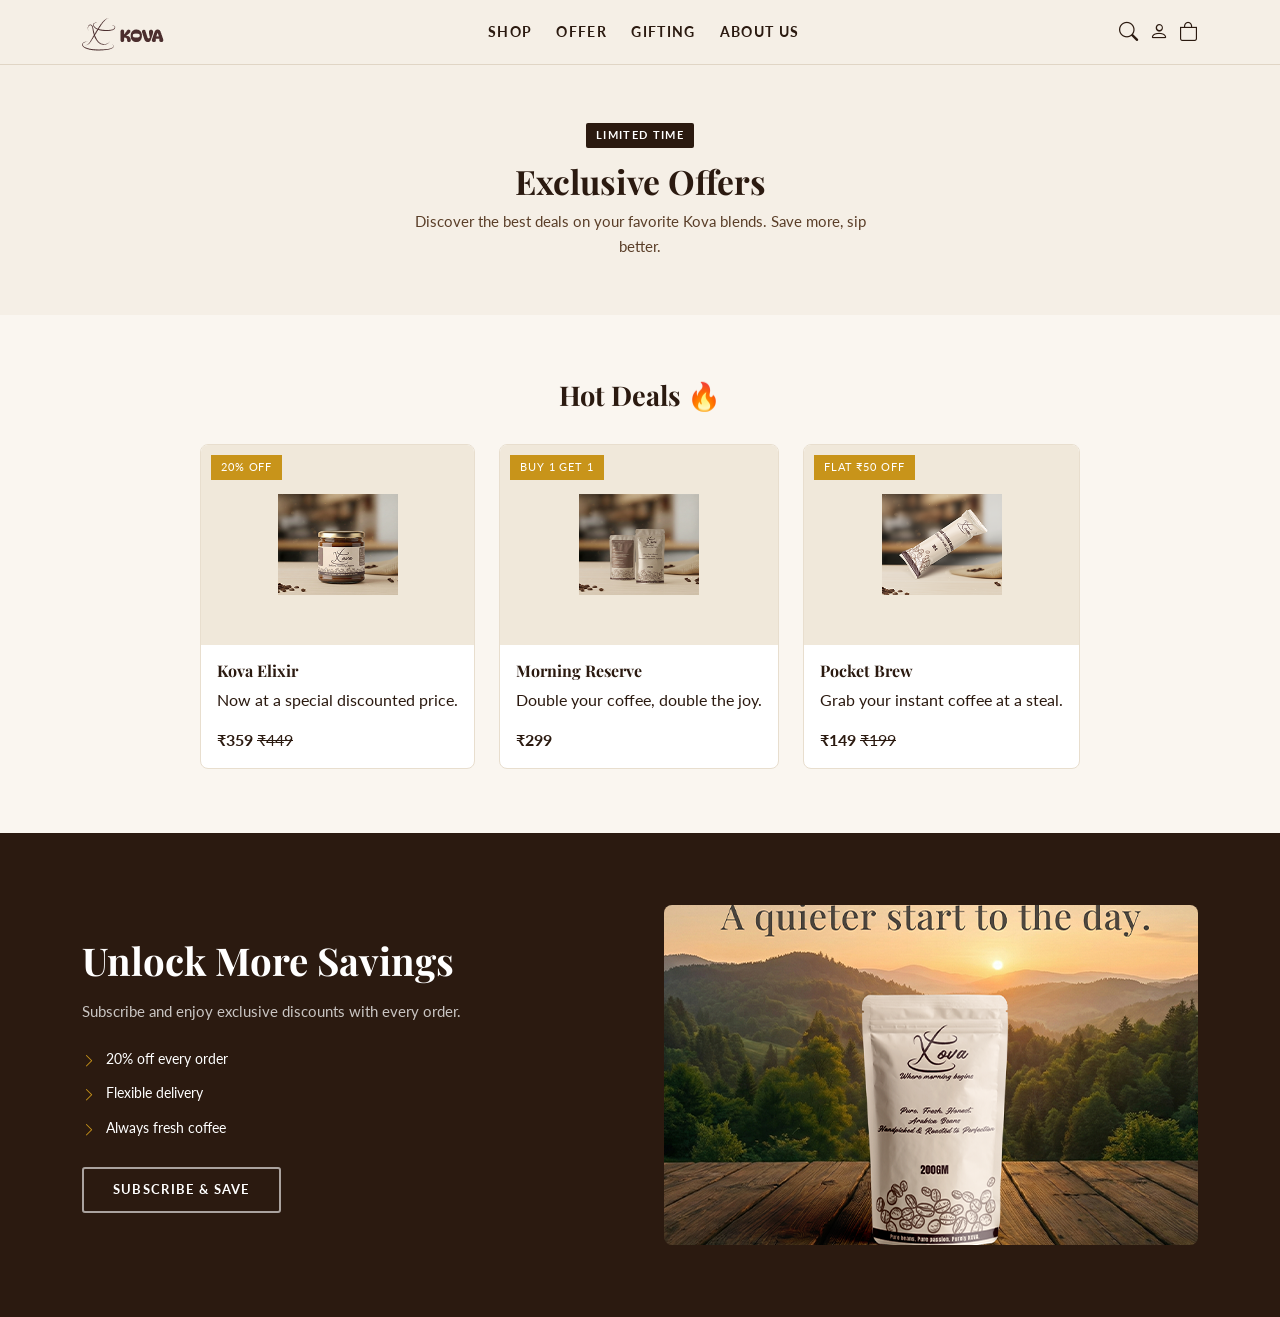
<file: landing page/offer.html>
<!DOCTYPE html>
<html lang="en">
<head>
  <meta charset="UTF-8" />
  <meta name="viewport" content="width=device-width, initial-scale=1.0"/>
  <title>Kova – Offers</title>

  <link href="https://cdn.jsdelivr.net/npm/bootstrap@5.3.3/dist/css/bootstrap.min.css" rel="stylesheet"/>
  <link href="https://fonts.googleapis.com/css2?family=Playfair+Display:wght@400;600;700&family=Lato:wght@300;400;700&display=swap" rel="stylesheet"/>
  <link rel="stylesheet" href="https://cdn.jsdelivr.net/npm/bootstrap-icons@1.11.3/font/bootstrap-icons.min.css"/>
  <link rel="stylesheet" href="css/stylesheet.css">

  <link rel="stylesheet" href="css/offer.css">

  <link rel="icon" type="image/png" href="images/fevicon.png">
  <style>
    
  </style>
</head>

<body>

<!-- NAVBAR -->
<nav class="navbar navbar-expand-lg sticky-top">
  <div class="container">
    <a class="navbar-brand" href="landing_page.html">
      <img src="images/logo.png">
    </a>

    <div class="collapse navbar-collapse">
      <ul class="navbar-nav mx-auto gap-2">
        <li class="nav-item"><a class="nav-link" href="#">Shop</a></li>
        <li class="nav-item"><a class="nav-link active" href="#">Offer</a></li>
        <li class="nav-item"><a class="nav-link" href="gifting.html">Gifting</a></li>
        <li class="nav-item"><a class="nav-link" href="about_us.html">About Us</a></li>
      </ul>
      <div class="nav-icons d-flex align-items-center">
        <a href="#"><i class="bi bi-search"></i></a>
        <a href="profile.html"><i class="bi bi-person"></i>
        </a>
        </a>
        <a href="cart.html"><i class="bi bi-bag"></i></a>
      </div>
    </div>
  </div>
</nav>

<!-- HERO -->
<section class="hero-section">
  <div class="container text-center">
    <span class="hero-badge">Limited Time</span>
    <h1 class="hero-title">Exclusive Offers</h1>
    <p class="hero-desc mx-auto">
      Discover the best deals on your favorite Kova blends. Save more, sip better.
    </p>
  </div>
</section>

<!-- OFFERS GRID -->
<section class="love-section">
  <div class="container">
    <h2 class="section-title text-center">Hot Deals 🔥</h2>

    <div class="row justify-content-center g-4">

      <!-- OFFER 1 -->
      <div class="col-auto">
        <div class="offer-card">
          <div class="offer-img position-relative">
            <span class="offer-badge">20% OFF</span>
            <img src="images/bottle_love.png" width="120">
          </div>
          <div class="offer-body">
            <h6 class="offer-title">Kova Elixir</h6>
            <p>Now at a special discounted price.</p>
            <strong>₹359</strong> <del>₹449</del>
          </div>
        </div>
      </div>

      <!-- OFFER 2 -->
      <div class="col-auto">
        <div class="offer-card">
          <div class="offer-img position-relative">
            <span class="offer-badge">BUY 1 GET 1</span>
            <img src="images/pouch.png" width="120">
          </div>
          <div class="offer-body">
            <h6 class="offer-title">Morning Reserve</h6>
            <p>Double your coffee, double the joy.</p>
            <strong>₹299</strong>
          </div>
        </div>
      </div>

      <!-- OFFER 3 -->
      <div class="col-auto">
        <div class="offer-card">
          <div class="offer-img position-relative">
            <span class="offer-badge">FLAT ₹50 OFF</span>
            <img src="images/wrap.png" width="120">
          </div>
          <div class="offer-body">
            <h6 class="offer-title">Pocket Brew</h6>
            <p>Grab your instant coffee at a steal.</p>
            <strong>₹149</strong> <del>₹199</del>
          </div>
        </div>
      </div>

    </div>
  </div>
</section>

<!-- SUBSCRIPTION PROMO -->
<section class="subscribe-section">
  <div class="container">
    <div class="row align-items-center g-5">

      <div class="col-lg-6">
        <h2>Unlock More Savings</h2>
        <p class="mt-3">
          Subscribe and enjoy exclusive discounts with every order.
        </p>

        <div class="mt-4">
          <div class="benefit-item">
            <i class="bi bi-chevron-right"></i>
            <span>20% off every order</span>
          </div>
          <div class="benefit-item">
            <i class="bi bi-chevron-right"></i>
            <span>Flexible delivery</span>
          </div>
          <div class="benefit-item">
            <i class="bi bi-chevron-right"></i>
            <span>Always fresh coffee</span>
          </div>
        </div>

        <a href="subscription.html">
          <button class="btn-subscribe mt-3">Subscribe & Save</button>
        </a>
      </div>

      <div class="col-lg-6">
        <div class="subscribe-img-wrap">
          <img src="images/sub.png">
        </div>
      </div>

    </div>
  </div>
</section>



</body>
</html>
</file>
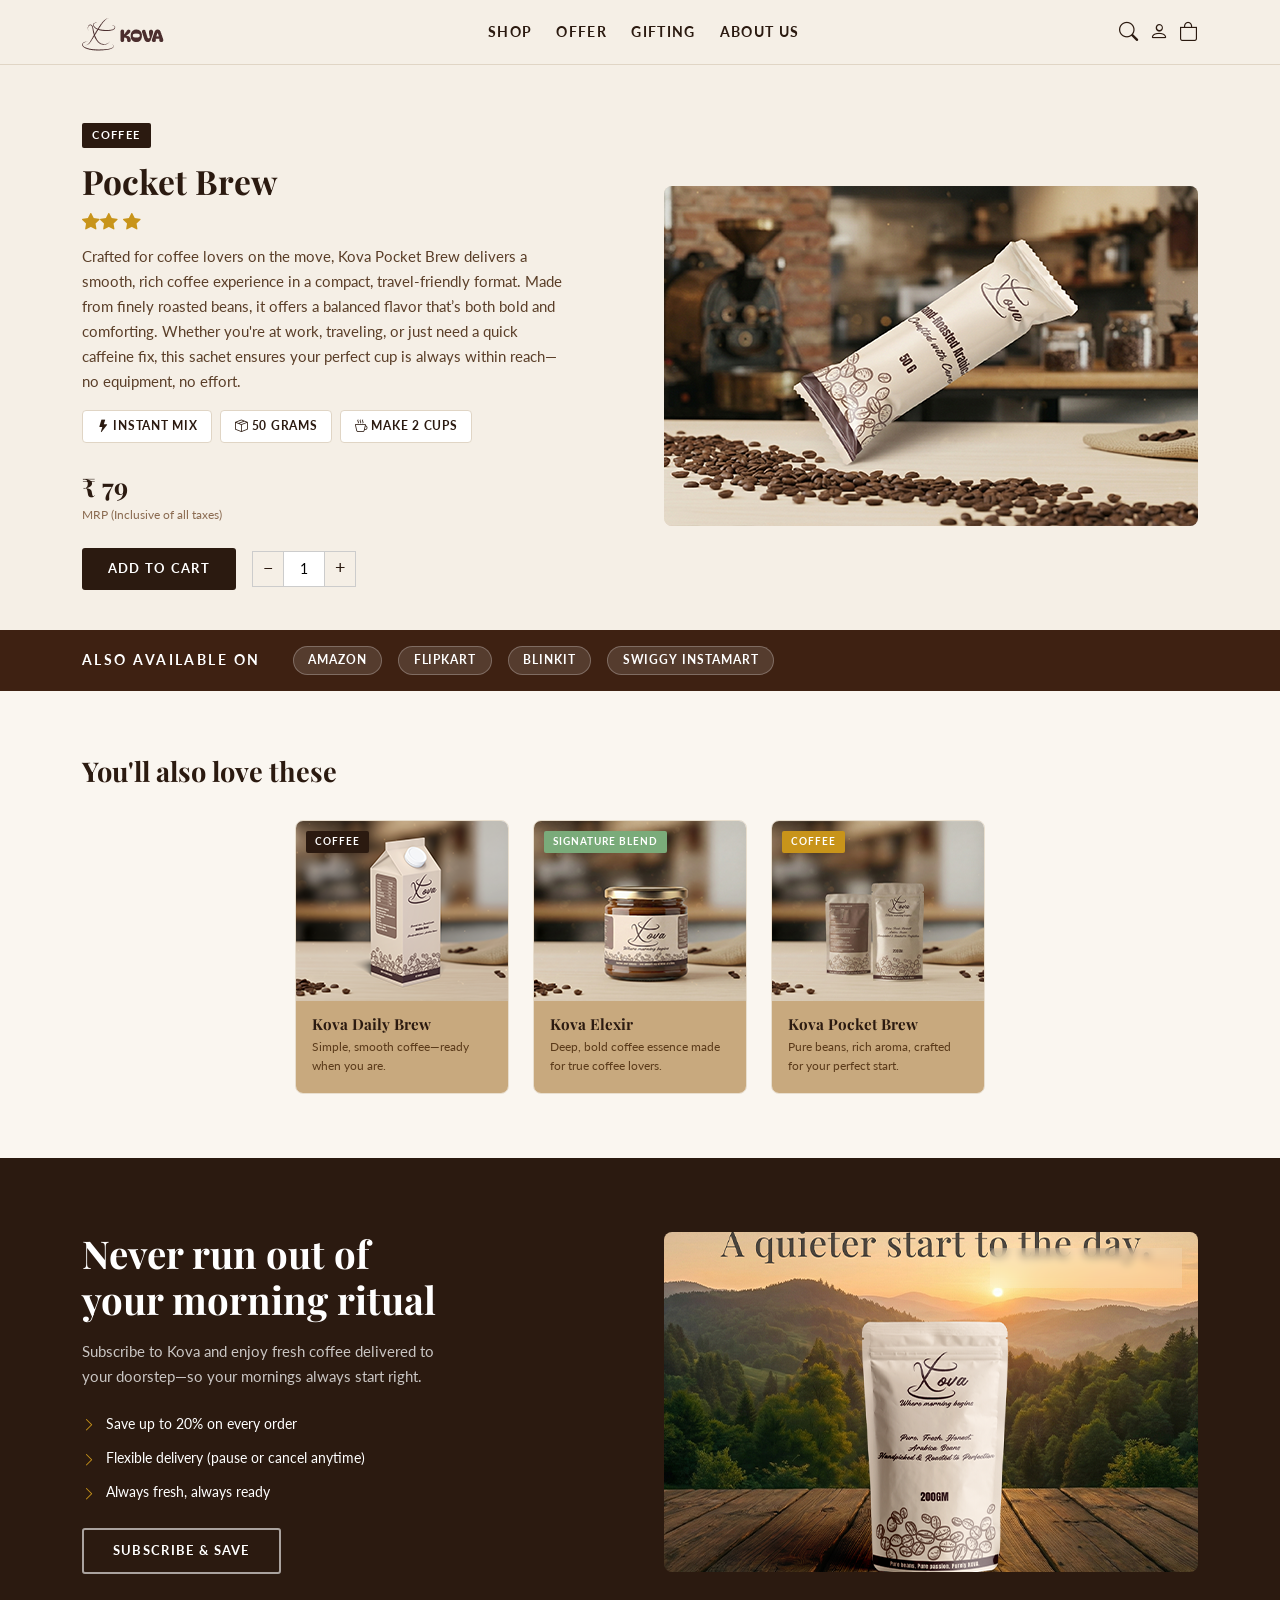
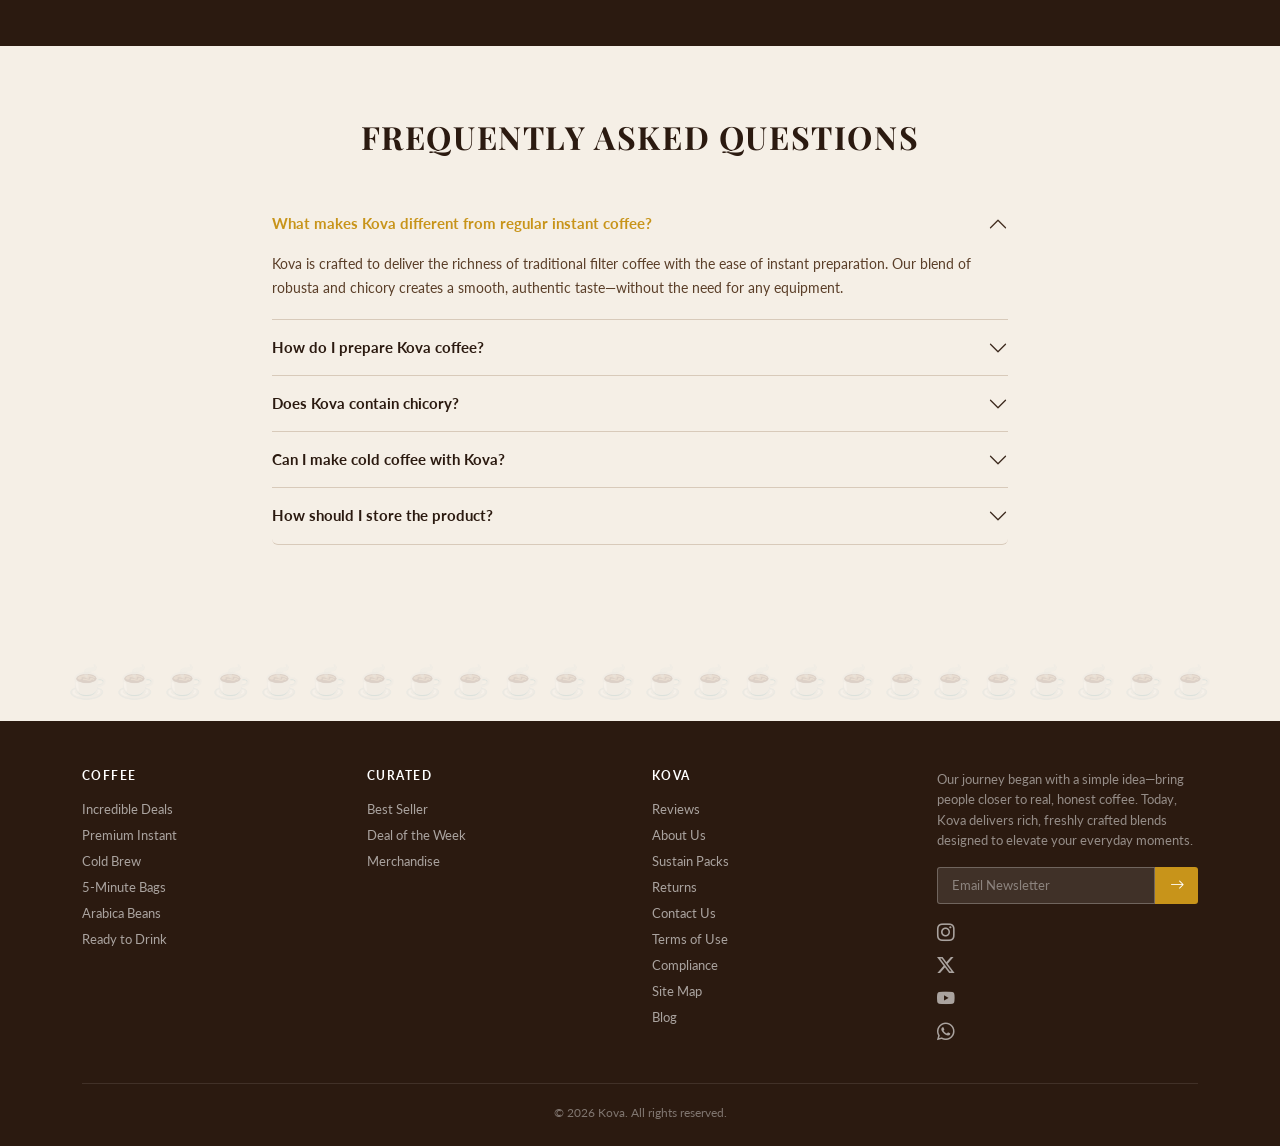
<file: landing page/pocket_brew.html>
<!DOCTYPE html>
<html lang="en">
<head>
  <meta charset="UTF-8" />
  <meta name="viewport" content="width=device-width, initial-scale=1.0"/>
  <title>Kova – Coffee Elixir</title>
  <link href="https://cdn.jsdelivr.net/npm/bootstrap@5.3.3/dist/css/bootstrap.min.css" rel="stylesheet"/>
  <link href="https://fonts.googleapis.com/css2?family=Playfair+Display:wght@400;600;700&family=Lato:wght@300;400;700&display=swap" rel="stylesheet"/>
  <link rel="stylesheet" href="https://cdn.jsdelivr.net/npm/bootstrap-icons@1.11.3/font/bootstrap-icons.min.css"/>

    <link rel="stylesheet" href="css/stylesheet.css">

    <link rel="icon" type="image/png" href="images/fevicon.png">

  <style>
    a {
  text-decoration: none;
}
</style>
  
</head>
<body>

<!-- ══════════════ NAVBAR ══════════════ -->
<nav class="navbar navbar-expand-lg sticky-top">
  <div class="container">
    <a class="navbar-brand" href="landing_page.html"><img src="images/logo.png"></a>
    <button class="navbar-toggler" type="button" data-bs-toggle="collapse" data-bs-target="#navMenu">
      <span class="navbar-toggler-icon"></span>
    </button>
    <div class="collapse navbar-collapse" id="navMenu">
      <ul class="navbar-nav mx-auto gap-2">
        <li class="nav-item"><a class="nav-link" href="#">Shop</a></li>
        <li class="nav-item"><a class="nav-link" href="offer.html">Offer</a></li>
        <li class="nav-item"><a class="nav-link" href="gifting.html">Gifting</a></li>
        <li class="nav-item"><a class="nav-link" href="about_us.html">About Us</a></li>
      </ul>
      <div class="nav-icons d-flex align-items-center">
        <a href="#"><i class="bi bi-search"></i></a>
        <a href="profile.html"><i class="bi bi-person"></i>
        </a>
        </a>
        <a href="cart.html"><i class="bi bi-bag"></i></a>
      </div>
    </div>
  </div>
</nav>

<!-- ══════════════ HERO / PRODUCT ══════════════ -->
<section class="hero-section">
  <div class="container">
    <div class="row align-items-center g-5">
      <div class="col-lg-6">
        <span class="hero-badge">Coffee</span>
        <h1 class="hero-title">Pocket Brew</h1>
        <div class="stars mb-2">
          <i class="bi bi-star-fill"></i><i class="bi bi-star-fill"></i>
          <i class="bi bi-star-fill"></i>
          
        </div>
        <p class="hero-desc mt-2">
          Crafted for coffee lovers on the move, Kova Pocket Brew delivers a smooth, rich coffee experience in a compact, travel-friendly format. Made from finely roasted beans, it offers a balanced flavor that’s both bold and comforting.
Whether you're at work, traveling, or just need a quick caffeine fix, this sachet ensures your perfect cup is always within reach—no equipment, no effort.
        <div class="d-flex gap-2 flex-wrap mt-3 mb-4">
          <span class="feature-pill"><i class="bi bi-lightning-fill me-1"></i>Instant Mix</span>
          <span class="feature-pill"><i class="bi bi-box-seam me-1"></i>50 GRAMS</span>
          <span class="feature-pill"><i class="bi bi-cup-hot me-1"></i>Make 2 Cups</span>
        </div>
        <div class="mb-4">
          <div class="price-label">₹ 79</div>
          <div class="price-sub">MRP (Inclusive of all taxes)</div>
        </div>
        <div class="d-flex align-items-center gap-3 flex-wrap">
          <button class="btn-cart">Add to Cart</button>
          <div class="d-flex align-items-center">
            <button class="qty-btn">−</button>
            <input class="qty-input" type="text" value="1" readonly/>
            <button class="qty-btn">+</button>
          </div>
        </div>
      </div>
      <div class="col-lg-6">
        <div class="hero-img-wrap p-4">
          <div class="hero-img-placeholder">
            <img src="images/hero_wrap.png">
          </div>
        </div>
      </div>
    </div>
  </div>
</section>

<!-- ══════════════ ALSO AVAILABLE BANNER ══════════════ -->
<div class="available-banner">
  <div class="container d-flex align-items-center flex-wrap gap-3">
    <h6 class="me-3">Also Available On</h6>
    <span class="platform-pill">Amazon</span>
    <span class="platform-pill">Flipkart</span>
    <span class="platform-pill">Blinkit</span>
    <span class="platform-pill">Swiggy Instamart</span>
  </div>
</div>

<!-- ══════════════ YOU'LL ALSO LOVE ══════════════ -->
<section class="love-section">
  <div class="container">
    <h2 class="section-title">You'll also love these</h2>
    <div class="row justify-content-center">
      <!-- Card 1 -->
      <div class="col-auto">
        <a href="daily_brew.html">
        <div class="product-card h-100">
          <div class="product-img-wrap">
            
            <span class="product-tag">Coffee</span>
            <img src="images/kettle.png">
          </div>
          <div class="product-body">
            <h6>Kova Daily Brew</h6>
            <p>Simple, smooth coffee—ready when you are.</p>
          </div>
        </div>
        </a>
      </div>
      <!-- Card 2 -->
      <div class="col-auto">
        <a href="kova_elexir.html">
        <div class="product-card h-100">
          <div class="product-img-wrap">
            <span class="product-tag ready">Signature Blend</span>
            <img src="images/bottle_love.png">
          </div>
          <div class="product-body">
            <h6>Kova Elexir</h6>
            <p>Deep, bold coffee essence made for true coffee lovers.</p>
          </div>
        </div>
        </a>
      </div>
      <!-- Card 3 -->
      <div class="col-auto">
        <a href="morning_reserve.html">
        <div class="product-card h-100">
          <div class="product-img-wrap">
            <span class="product-tag instant">Coffee</span>
            <img src="images/pouch.png">
          </div>
          <div class="product-body">
            <h6>Kova Pocket Brew</h6>
            <p>Pure beans, rich aroma, crafted for your perfect start.</p>
          </div>
        </div>
        </a>
      </div>
    </div>
  </div>
</section>

<!-- ══════════════ SUBSCRIBE ══════════════ -->
<section class="subscribe-section">
  <div class="container">
    <div class="row align-items-center g-5">
      <div class="col-lg-6">
        <h2>Never run out of<br/>your morning ritual</h2>
        <p class="mt-3">Subscribe to Kova and enjoy fresh coffee delivered to your doorstep—so your mornings always start right.</p>
        <div class="mt-4 mb-4">
          <div class="benefit-item">
            <i class="bi bi-chevron-right"></i>
            <span>Save up to 20% on every order</span>
          </div>
          <div class="benefit-item">
            <i class="bi bi-chevron-right"></i>
            <span>Flexible delivery (pause or cancel anytime)</span>
          </div>
          <div class="benefit-item">
            <i class="bi bi-chevron-right"></i>
            <span>Always fresh, always ready</span>
          </div>
        </div>
        <a href="subscription.html">
        <button class="btn-subscribe">Subscribe &amp; Save</button>
        </a>
      </div>
      <div class="col-lg-6">
        <div class="subscribe-img-wrap">
          <div class="subscribe-img-overlay">A quieter start to the day.</div>
          <img src="images/sub.png">
        </div>
      </div>
    </div>
  </div>
</section>

<!-- ══════════════ FAQ ══════════════ -->
<section class="faq-section">
  <div class="container">
    <h2 class="faq-title text-center">Frequently Asked Questions</h2>
    <div class="row justify-content-center">
      <div class="col-lg-8">
        <div class="accordion" id="faqAccordion">

          <div class="accordion-item">
            <h2 class="accordion-header">
              <button class="accordion-button" type="button" data-bs-toggle="collapse" data-bs-target="#faq1">
                What makes Kova different from regular instant coffee?
              </button>
            </h2>
            <div id="faq1" class="accordion-collapse collapse show" data-bs-parent="#faqAccordion">
              <div class="accordion-body">
                Kova is crafted to deliver the richness of traditional filter coffee with the ease of instant preparation. Our blend of robusta and chicory creates a smooth, authentic taste—without the need for any equipment.
              </div>
            </div>
          </div>

          <div class="accordion-item">
            <h2 class="accordion-header">
              <button class="accordion-button collapsed" type="button" data-bs-toggle="collapse" data-bs-target="#faq2">
                How do I prepare Kova coffee?
              </button>
            </h2>
            <div id="faq2" class="accordion-collapse collapse" data-bs-parent="#faqAccordion">
              <div class="accordion-body">
                Simply add one spoon of Kova to a cup, pour hot water or milk, stir, and enjoy. You can also mix it with cold milk for a refreshing iced version.
              </div>
            </div>
          </div>

          <div class="accordion-item">
            <h2 class="accordion-header">
              <button class="accordion-button collapsed" type="button" data-bs-toggle="collapse" data-bs-target="#faq3">
                Does Kova contain chicory?
              </button>
            </h2>
            <div id="faq3" class="accordion-collapse collapse" data-bs-parent="#faqAccordion">
              <div class="accordion-body">
                Yes. Kova includes a balanced blend of coffee and chicory to give you that classic, full-bodied South Indian coffee flavor.
              </div>
            </div>
          </div>

          <div class="accordion-item">
            <h2 class="accordion-header">
              <button class="accordion-button collapsed" type="button" data-bs-toggle="collapse" data-bs-target="#faq4">
                Can I make cold coffee with Kova?
              </button>
            </h2>
            <div id="faq4" class="accordion-collapse collapse" data-bs-parent="#faqAccordion">
              <div class="accordion-body">
                Absolutely. Kova dissolves easily in cold milk or water, making it perfect for iced coffee or chilled beverages.
              </div>
            </div>
          </div>

          <div class="accordion-item">
            <h2 class="accordion-header">
              <button class="accordion-button collapsed" type="button" data-bs-toggle="collapse" data-bs-target="#faq5">
                How should I store the product?
              </button>
            </h2>
            <div id="faq5" class="accordion-collapse collapse" data-bs-parent="#faqAccordion">
              <div class="accordion-body">
                Keep the jar tightly sealed in a cool, dry place. This helps maintain freshness, aroma, and flavor for longer.
              </div>
            </div>
          </div>

        </div>
      </div>
    </div>
  </div>
</section>

<!-- ══════════════ BEAN DECORATION ══════════════ -->
<div class="bean-section">
  <div class="bean-row">
    <span>&#9749;</span><span>&#9749;</span><span>&#9749;</span><span>&#9749;</span>
    <span>&#9749;</span><span>&#9749;</span><span>&#9749;</span><span>&#9749;</span>
    <span>&#9749;</span><span>&#9749;</span><span>&#9749;</span><span>&#9749;</span>
    <span>&#9749;</span><span>&#9749;</span><span>&#9749;</span><span>&#9749;</span>
    <span>&#9749;</span><span>&#9749;</span><span>&#9749;</span><span>&#9749;</span>
    <span>&#9749;</span><span>&#9749;</span><span>&#9749;</span><span>&#9749;</span>
  </div>
</div>

<!-- ══════════════ FOOTER ══════════════ -->
<footer>
  <div class="container">
    <div class="row g-4">
      <div class="col-6 col-md-3">
        <h6>Coffee</h6>
        <a href="#">Incredible Deals</a>
        <a href="#">Premium Instant</a>
        <a href="#">Cold Brew</a>
        <a href="#">5-Minute Bags</a>
        <a href="#">Arabica Beans</a>
        <a href="#">Ready to Drink</a>
      </div>
      <div class="col-6 col-md-3">
        <h6>Curated</h6>
        <a href="#">Best Seller</a>
        <a href="#">Deal of the Week</a>
        <a href="#">Merchandise</a>
      </div>
      <div class="col-6 col-md-3">
        <h6>Kova</h6>
        <a href="#">Reviews</a>
        <a href="#">About Us</a>
        <a href="#">Sustain Packs</a>
        <a href="#">Returns</a>
        <a href="#">Contact Us</a>
        <a href="#">Terms of Use</a>
        <a href="#">Compliance</a>
        <a href="#">Site Map</a>
        <a href="#">Blog</a>
      </div>
      <div class="col-md-3">
        <p class="footer-tagline mb-3">
          Our journey began with a simple idea—bring people closer to real, honest coffee. Today, Kova delivers rich, freshly crafted blends designed to elevate your everyday moments.
        </p>
        <form action="https://formspree.io/f/xnjozloa" method="POST">
  <div class="d-flex mb-3">
    <input 
      class="newsletter-input" 
      type="email" 
      name="email" 
      placeholder="Email Newsletter" 
      required
    />
    <button class="newsletter-btn">
      <i class="bi bi-arrow-right"></i>
    </button>
  </div>
</form>
        <div>
          <a href="#" class="social-icon"><i class="bi bi-instagram"></i></a>
          <a href="#" class="social-icon"><i class="bi bi-twitter-x"></i></a>
          <a href="#" class="social-icon"><i class="bi bi-youtube"></i></a>
          <a href="#" class="social-icon"><i class="bi bi-whatsapp"></i></a>
        </div>
      </div>
    </div>
    <div class="footer-copy text-center">
      © 2026 Kova. All rights reserved.
    </div>
  </div>
</footer>

<script src="https://cdn.jsdelivr.net/npm/bootstrap@5.3.3/dist/js/bootstrap.bundle.min.js"></script>
<script>
  // Quantity buttons
  document.querySelectorAll('.qty-btn').forEach(btn => {
    btn.addEventListener('click', () => {
      const input = btn.parentElement.querySelector('.qty-input');
      let v = parseInt(input.value) || 1;
      if (btn.textContent === '+') v = Math.min(v + 1, 99);
      if (btn.textContent === '−') v = Math.max(v - 1, 1);
      input.value = v;
    });
  });
</script>
</body>
</html>
</file>
<file: landing page/css/stylesheet.css>
:root {
      --kova-dark:   #2b1a10;
      --kova-brown:  #3e2112;
      --kova-tan:    #c8a97e;
      --kova-cream:  #f5efe6;
      --kova-light:  #faf6f0;
      --kova-gold:   #c8941a;
    }

    * { box-sizing: border-box; }

    body {
      font-family: 'Lato', sans-serif;
      background: var(--kova-light);
      color: #2b1a10;
    }

    /* ── NAVBAR ── */
    .navbar {
      background: var(--kova-cream);
      border-bottom: 1px solid #e0d5c5;
    }
    .navbar-brand {
      font-family: 'Playfair Display', serif;
      font-size: 1.5rem;
      color: var(--kova-dark) !important;
      letter-spacing: .04em;
    }
    .navbar-brand span { color: var(--kova-gold); }
    .nav-link {
      font-size: .85rem;
      font-weight: 700;
      letter-spacing: .1em;
      text-transform: uppercase;
      color: var(--kova-dark) !important;
    }
    .nav-link:hover { color: var(--kova-gold) !important; }
    .nav-icons a { color: var(--kova-dark); font-size: 1.2rem; margin-left: .7rem; }
    .nav-icons a:hover { color: var(--kova-gold); }

    /* ── HERO / PRODUCT ── */
    .hero-section {
      background: var(--kova-cream);
      padding: 3.5rem 0 2.5rem;
    }
    .hero-badge {
      background: var(--kova-dark);
      color: #fff;
      font-size: .7rem;
      font-weight: 700;
      letter-spacing: .12em;
      text-transform: uppercase;
      padding: .25rem .65rem;
      border-radius: 2px;
      display: inline-block;
      margin-bottom: .8rem;
    }
    .hero-title {
      font-family: 'Playfair Display', serif;
      font-size: 2.1rem;
      font-weight: 700;
      color: var(--kova-dark);
      line-height: 1.2;
    }
    .stars { color: var(--kova-gold); font-size: 1.1rem; }
    .hero-desc {
      font-size: .92rem;
      line-height: 1.7;
      color: #5a3e28;
      max-width: 480px;
    }
    .feature-pill {
      background: #fff;
      border: 1px solid #e0d5c5;
      border-radius: 4px;
      padding: .4rem .85rem;
      font-size: .78rem;
      font-weight: 700;
      color: var(--kova-dark);
      letter-spacing: .06em;
      text-transform: uppercase;
    }
    .price-label {
      font-family: 'Playfair Display', serif;
      font-size: 1.6rem;
      font-weight: 700;
      color: var(--kova-dark);
    }
    .price-sub {
      font-size: .75rem;
      color: #8a6a50;
    }
    .btn-cart {
      background: var(--kova-dark);
      color: #fff;
      font-weight: 700;
      letter-spacing: .1em;
      text-transform: uppercase;
      font-size: .82rem;
      padding: .7rem 1.6rem;
      border: none;
      border-radius: 3px;
      transition: background .2s;
    }
    .btn-cart:hover { background: var(--kova-gold); color: #fff; }
    .qty-btn {
      background: transparent;
      border: 1px solid #ccc;
      width: 32px; height: 36px;
      font-size: 1.1rem;
      color: var(--kova-dark);
    }
    .qty-input {
      width: 40px; height: 36px;
      text-align: center;
      border: 1px solid #ccc;
      border-left: none; border-right: none;
      font-size: .9rem;
    }
    .hero-img-wrap {
      background: #e8dece;
      border-radius: 8px;
      overflow: hidden;
      display: flex;
      align-items: center;
      justify-content: center;
      min-height: 340px;
    }
    .hero-img-placeholder {
      width: 220px; height: 220px;
      border-radius: 50%;
      background: radial-gradient(circle at 40% 35%, #c8a97e, #7a4e28);
      display: flex; align-items: center; justify-content: center;
      box-shadow: 0 16px 40px rgba(0,0,0,.18);
    }
    .hero-img-placeholder span {
      font-family: 'Playfair Display', serif;
      color: #fff;
      font-size: 1.4rem;
      font-style: italic;
      letter-spacing: .04em;
    }

    /* ── ALSO AVAILABLE BANNER ── */
    .available-banner {
      background: var(--kova-brown);
      color: #fff;
      padding: 1rem 0;
    }
    .available-banner h6 {
      font-size: .85rem;
      font-weight: 700;
      letter-spacing: .18em;
      text-transform: uppercase;
      margin: 0;
    }
    .platform-pill {
      background: rgba(255,255,255,.12);
      border: 1px solid rgba(255,255,255,.25);
      color: #fff;
      font-size: .75rem;
      font-weight: 700;
      letter-spacing: .08em;
      padding: .3rem .9rem;
      border-radius: 20px;
      text-transform: uppercase;
    }

    /* ── YOU'LL ALSO LOVE ── */
    .love-section {
      background: var(--kova-light);
      padding: 4rem 0;
    }
    .section-title {
      font-family: 'Playfair Display', serif;
      font-size: 1.7rem;
      font-weight: 700;
      color: var(--kova-dark);
      margin-bottom: 2rem;
    }
    .product-card {
      width: 214px;
      
      background: #fff;
      border-radius: 8px;
      overflow: hidden;
      border: 1px solid #e8dece;
      transition: box-shadow .2s, transform .2s;
    }
    .product-card:hover {
      box-shadow: 0 8px 28px rgba(43,26,16,.12);
      transform: translateY(-3px);
    }
    .product-img-wrap {
      background: #f0e8da;
      height: 180px;
      display: flex; align-items: center; justify-content: center;
      position: relative;
    }
    .product-img-icon {
      font-size: 3.5rem;
      color: var(--kova-tan);
    }
    .product-tag {
      position: absolute; top: 10px; left: 10px;
      background: var(--kova-dark);
      color: #fff;
      font-size: .65rem;
      font-weight: 700;
      letter-spacing: .1em;
      text-transform: uppercase;
      padding: .2rem .55rem;
      border-radius: 2px;
    }
    .product-tag.ready { background: #7aab7a; }
    .product-tag.instant { background: var(--kova-gold); }
    .product-body {
      background: var(--kova-tan);
      padding: .9rem 1rem 1.1rem;
    }
    .product-body h6 {
      font-family: 'Playfair Display', serif;
      font-size: .95rem;
      font-weight: 700;
      color: var(--kova-dark);
      margin-bottom: .3rem;
    }
    .product-body p {
      font-size: .78rem;
      color: #5a3a1a;
      margin: 0;
      line-height: 1.5;
    }

    /* ── SUBSCRIBE SECTION ── */
    .subscribe-section {
      background: var(--kova-dark);
      color: #fff;
      padding: 4.5rem 0;
    }
    .subscribe-section h2 {
      font-family: 'Playfair Display', serif;
      font-size: 2.4rem;
      font-weight: 700;
      line-height: 1.2;
    }
    .subscribe-section p {
      color: rgba(255,255,255,.75);
      font-size: .92rem;
      line-height: 1.7;
      max-width: 380px;
    }
    .benefit-item {
      display: flex; align-items: flex-start; gap: .6rem;
      margin-bottom: .7rem;
      font-size: .88rem;
    }
    .benefit-item i { color: var(--kova-gold); margin-top: 2px; }
    .btn-subscribe {
      background: transparent;
      border: 2px solid rgba(255,255,255,.6);
      color: #fff;
      font-weight: 700;
      letter-spacing: .1em;
      text-transform: uppercase;
      font-size: .82rem;
      padding: .7rem 1.8rem;
      border-radius: 3px;
      transition: all .2s;
    }
    .btn-subscribe:hover {
      background: var(--kova-gold);
      border-color: var(--kova-gold);
      color: #fff;
    }
    .subscribe-img-wrap {
      border-radius: 8px;
      overflow: hidden;
      min-height: 340px;
      background: linear-gradient(135deg, #4a7c59 0%, #2d5a3a 50%, #1a3a25 100%);
      display: flex; align-items: center; justify-content: center;
      position: relative;
    }
    .subscribe-img-overlay {
      position: absolute; top: 16px; right: 16px;
      background: rgba(255,255,255,.15);
      backdrop-filter: blur(4px);
      border: 1px solid rgba(255,255,255,.3);
      border-radius: 6px;
      padding: .5rem 1rem;
      color: #fff;
      font-family: 'Playfair Display', serif;
      font-style: italic;
      font-size: .9rem;
    }
    .bag-icon { font-size: 5rem; color: rgba(255,255,255,.3); }

    /* ── FAQ ── */
    .faq-section {
      background: var(--kova-cream);
      padding: 4.5rem 0;
    }
    .faq-title {
      font-family: 'Playfair Display', serif;
      font-size: 2rem;
      font-weight: 700;
      letter-spacing: .05em;
      text-transform: uppercase;
      color: var(--kova-dark);
      margin-bottom: 2.5rem;
    }
    .accordion-item {
      background: transparent;
      border: none;
      border-bottom: 1px solid #d8caba;
    }
    .accordion-button {
      background: transparent;
      font-family: 'Lato', sans-serif;
      font-weight: 700;
      font-size: .92rem;
      color: var(--kova-dark);
      padding: 1.1rem 0;
      box-shadow: none !important;
    }
    .accordion-button::after {
      filter: sepia(1) saturate(2) hue-rotate(340deg);
    }
    .accordion-button:not(.collapsed) { color: var(--kova-gold); background: transparent; }
    .accordion-body {
      font-size: .88rem;
      color: #5a3e28;
      line-height: 1.7;
      padding: 0 0 1.2rem;
    }

    /* ── BEAN DECORATION ── */
    .bean-section {
      background: var(--kova-cream);
      padding: 2.5rem 0 1rem;
      text-align: center;
      overflow: hidden;
    }
    .bean-row {
      display: flex; flex-wrap: wrap; justify-content: center; gap: .5rem;
      opacity: .18;
    }
    .bean-row span { font-size: 2rem; }

    /* ── FOOTER ── */
    footer {
      background: var(--kova-dark);
      color: rgba(255,255,255,.75);
      padding: 3rem 0 1.5rem;
    }
    footer h6 {
      font-weight: 700;
      letter-spacing: .12em;
      text-transform: uppercase;
      font-size: .78rem;
      color: #fff;
      margin-bottom: 1rem;
    }
    footer a {
      color: rgba(255,255,255,.6);
      text-decoration: none;
      font-size: .82rem;
      display: block;
      margin-bottom: .4rem;
      transition: color .15s;
    }
    footer a:hover { color: var(--kova-gold); }
    .footer-tagline {
      font-size: .8rem;
      color: rgba(255,255,255,.5);
      line-height: 1.6;
    }
    .newsletter-input {
      background: rgba(255,255,255,.1);
      border: 1px solid rgba(255,255,255,.25);
      color: #fff;
      padding: .5rem .9rem;
      font-size: .82rem;
      border-radius: 3px 0 0 3px;
      flex: 1;
    }
    .newsletter-input::placeholder { color: rgba(255,255,255,.4); }
    .newsletter-input:focus { outline: none; border-color: var(--kova-gold); }
    .newsletter-btn {
      background: var(--kova-gold);
      border: none;
      color: #fff;
      padding: .5rem .9rem;
      border-radius: 0 3px 3px 0;
      font-size: .9rem;
    }
    .social-icon {
      color: rgba(255,255,255,.6);
      font-size: 1.1rem;
      margin-right: .7rem;
      transition: color .15s;
    }
    .social-icon:hover { color: var(--kova-gold); }
    .footer-copy {
      border-top: 1px solid rgba(255,255,255,.1);
      margin-top: 2rem;
      padding-top: 1.2rem;
      font-size: .78rem;
      color: rgba(255,255,255,.4);
    }
</file>
<file: landing page/css/cart.css>
a { text-decoration: none; }

    .cart-card {
      background: #fff;
      border-radius: 8px;
      border: 1px solid #e8dece;
      padding: 1rem;
      margin-bottom: 1rem;
    }

    .cart-img {
      width: 80px;
      height: 80px;
      object-fit: contain;
    }

    .cart-title {
      font-family: 'Playfair Display', serif;
      font-weight: 700;
    }

    .cart-price {
      font-weight: 700;
    }

    .summary-box {
      background: #fff;
      border: 1px solid #e8dece;
      border-radius: 8px;
      padding: 1.5rem;
    }

    .checkout-btn {
      width: 100%;
      background: #2b1a10;
      color: #fff;
      font-weight: 700;
      padding: 0.8rem;
      border: none;
    }

    .checkout-btn:hover {
      background: #c8941a;
    }
</file>
<file: landing page/css/offer.css>
a { text-decoration: none; }

    .offer-card {
      background: #fff;
      border-radius: 8px;
      overflow: hidden;
      border: 1px solid #e8dece;
      transition: 0.2s;
    }

    .offer-card:hover {
      transform: translateY(-4px);
      box-shadow: 0 8px 25px rgba(0,0,0,0.08);
    }

    .offer-badge {
      background: #c8941a;
      color: #fff;
      font-size: 0.7rem;
      padding: 4px 10px;
      position: absolute;
      top: 10px;
      left: 10px;
      letter-spacing: .08em;
    }

    .offer-img {
      height: 200px;
      display: flex;
      align-items: center;
      justify-content: center;
      background: #f0e8da;
    }

    .offer-body {
      padding: 1rem;
    }

    .offer-title {
      font-family: 'Playfair Display', serif;
      font-weight: 700;
    }
</file>
